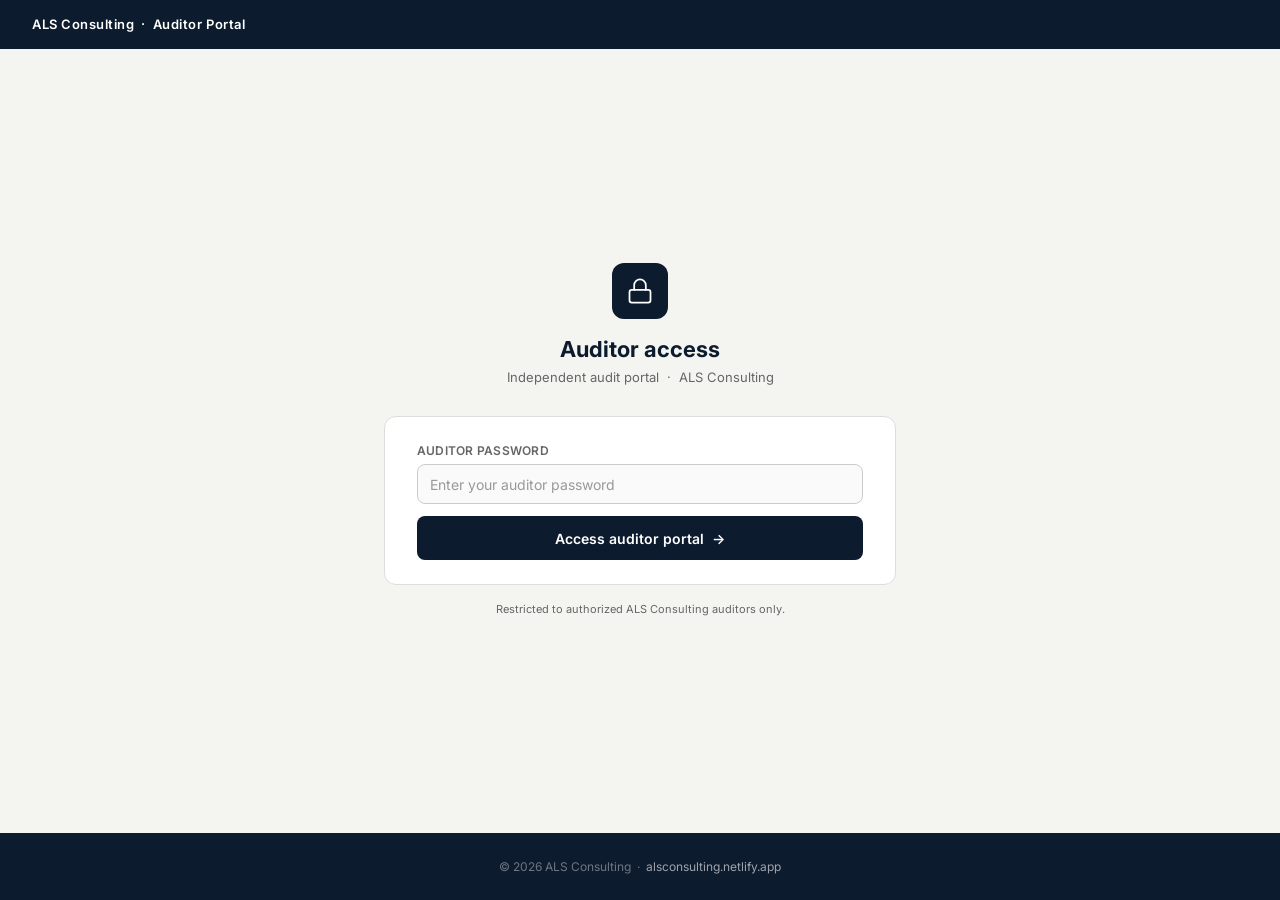
<file: public/auditor/index.html>
<!DOCTYPE html>
<html lang="en">
<head>
  <meta charset="UTF-8">
  <meta name="viewport" content="width=device-width, initial-scale=1.0">
  <title>Auditor Access — ALS Consulting</title>
  <link href="https://fonts.googleapis.com/css2?family=Inter:wght@400;500;600;700;800&display=swap" rel="stylesheet">
  <link rel="stylesheet" href="../assets/styles.css">
</head>
<body class="als-page">

  <nav class="als-nav">
    <a href="https://alsconsulting.netlify.app" class="als-nav__logo">
      ALS Consulting &nbsp;·&nbsp; Auditor Portal
    </a>
  </nav>

  <main class="als-screen" style="display:flex;align-items:center">
    <div class="als-container als-container--narrow">

      <div style="text-align:center;margin-bottom:28px">
        <div style="display:inline-flex;width:56px;height:56px;background:var(--als-navy);
                    border-radius:12px;align-items:center;justify-content:center">
          <svg width="28" height="28" viewBox="0 0 24 24" fill="none"
               stroke="white" stroke-width="1.5" stroke-linecap="round">
            <rect x="3" y="11" width="18" height="11" rx="2" ry="2"/>
            <path d="M7 11V7a5 5 0 0 1 10 0v4"/>
          </svg>
        </div>
        <h1 class="als-screen__title" style="margin-top:16px;margin-bottom:4px">
          Auditor access
        </h1>
        <p class="als-screen__sub" style="margin-bottom:0">
          Independent audit portal &nbsp;·&nbsp; ALS Consulting
        </p>
      </div>

      <div class="als-card">
        <div class="als-form-group">
          <label class="als-label" for="password">Auditor password</label>
          <input class="als-input" type="password" id="password"
                 placeholder="Enter your auditor password"
                 autocomplete="current-password">
        </div>

        <div id="login-error" class="als-alert als-alert--adverse als-hidden"
             style="margin-bottom:12px">
          <div class="als-alert__title">Incorrect password</div>
          Please try again.
        </div>

        <button class="als-btn als-btn--primary" id="login-btn">
          Access auditor portal &nbsp;→
        </button>
      </div>

      <p class="als-text-center als-text-xs als-text-muted als-mt-md">
        Restricted to authorized ALS Consulting auditors only.
      </p>

    </div>
  </main>

  <footer class="als-footer">
    <p class="als-footer__text">
      &copy; 2026 ALS Consulting &nbsp;·&nbsp;
      <a href="https://alsconsulting.netlify.app" class="als-footer__link">alsconsulting.netlify.app</a>
    </p>
  </footer>

<script>
  // If already authenticated go straight to dashboard
  if (sessionStorage.getItem("als_auditor_auth") === "1") {
    window.location.replace("dashboard.html");
  }

  const PARTS = ["ALS", "Audit", "2026"];
  const CORRECT = PARTS.join("");

  document.getElementById("login-btn").addEventListener("click", handleLogin);
  document.getElementById("password").addEventListener("keydown", function(e) {
    if (e.key === "Enter") handleLogin();
  });
  document.getElementById("password").addEventListener("input", function() {
    document.getElementById("login-error").classList.add("als-hidden");
    this.classList.remove("als-input--error");
  });

  async function handleLogin() {
    const password = document.getElementById("password").value;
    const btn = document.getElementById("login-btn");
    if (!password) return;
    btn.textContent = "Verifying...";
    btn.disabled = true;
    if (password === CORRECT) {
      sessionStorage.setItem("als_auditor_auth", "1");
      window.location.replace("dashboard.html");
    } else {
      document.getElementById("login-error").classList.remove("als-hidden");
      document.getElementById("password").classList.add("als-input--error");
      document.getElementById("password").value = "";
      document.getElementById("password").focus();
      btn.textContent = "Access auditor portal →";
      btn.disabled = false;
    }
  }
</script>
</body>
</html>
</file>
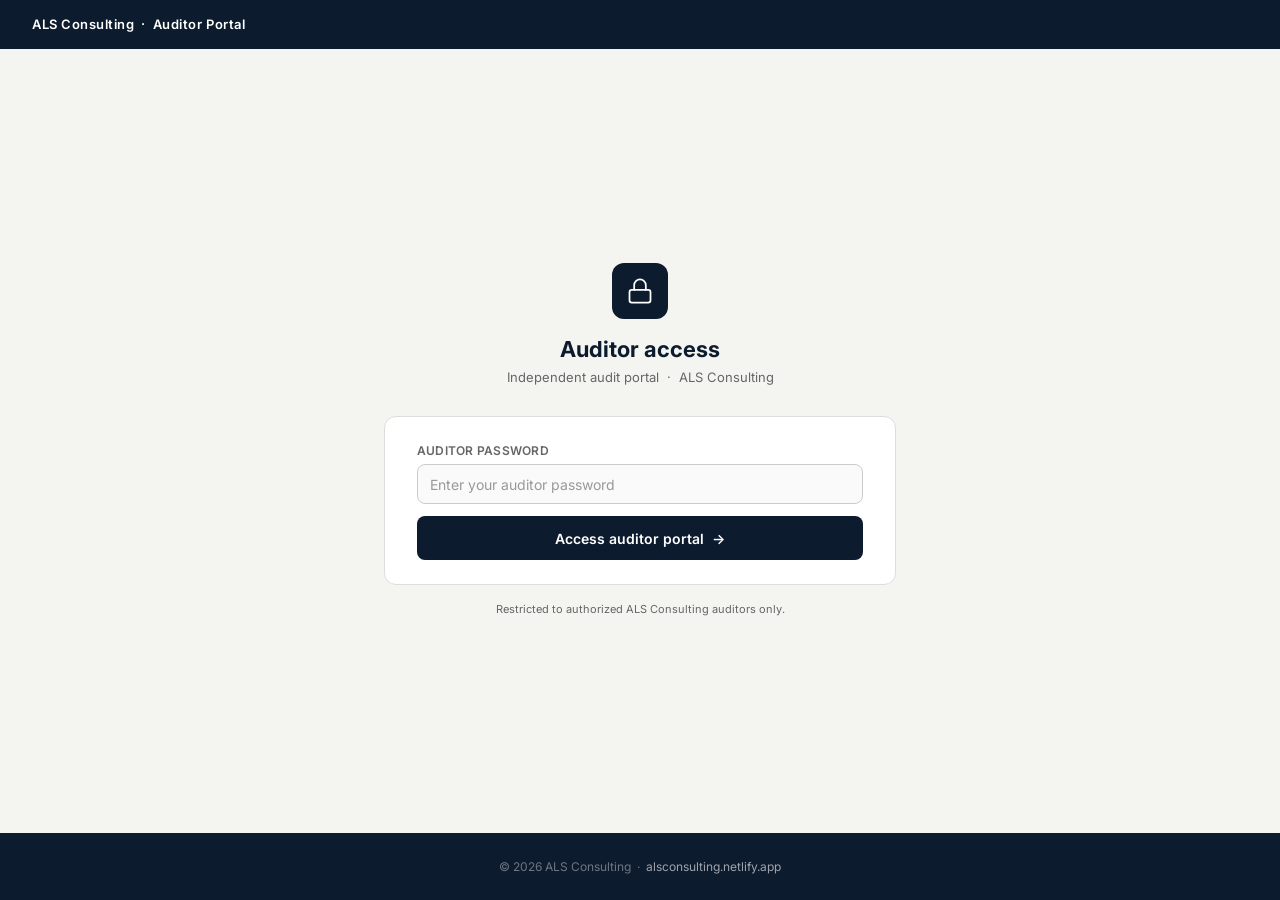
<file: public/auditor/dashboard.html>
<!DOCTYPE html>
<html lang="en">
<head>
  <meta charset="UTF-8">
  <meta name="viewport" content="width=device-width, initial-scale=1.0">
  <title>Auditor Dashboard — ALS Consulting</title>
  <script src="auth-guard.js"></script>
  <link href="https://fonts.googleapis.com/css2?family=Inter:wght@400;500;600;700;800&display=swap" rel="stylesheet">
  <link rel="stylesheet" href="../assets/styles.css">
</head>
<body class="als-page">

  <nav class="als-nav">
    <a href="https://alsconsulting.netlify.app" class="als-nav__logo">
      ALS Consulting &nbsp;·&nbsp; Auditor Portal
    </a>
    <button onclick="alsAuditorLogout()"
            style="background:none;border:0.5px solid rgba(255,255,255,0.3);
                   color:rgba(255,255,255,0.7);padding:6px 14px;border-radius:6px;
                   font-size:12px;cursor:pointer;font-family:inherit">
      Sign out
    </button>
  </nav>

  <main class="als-screen">
    <div class="als-container">

      <div style="margin-bottom:28px">
        <h1 class="als-screen__title">Auditor dashboard</h1>
        <p class="als-screen__sub">
          ALS Consulting &nbsp;·&nbsp; Independent Bias Audit Portal &nbsp;·&nbsp;
          Authorized access only
        </p>
      </div>

      <!-- STATUS BANNER -->
      <div class="als-alert als-alert--monitor" style="margin-bottom:24px">
        <div class="als-alert__title">Auditor tier — under construction</div>
        The full auditor workflow is being built. Screens will appear here as they
        are completed. Proxy discrimination detection, auditor notes, certified
        report export, and client management are all planned for this portal.
      </div>

      <!-- AUDIT WORKFLOW CARDS -->
      <div style="display:grid;grid-template-columns:1fr 1fr;gap:14px;margin-bottom:24px">

        <div class="als-card" style="opacity:0.5;cursor:not-allowed">
          <div style="display:flex;align-items:center;gap:12px;margin-bottom:10px">
            <div style="width:36px;height:36px;background:var(--als-navy);border-radius:8px;
                        display:flex;align-items:center;justify-content:center;flex-shrink:0">
              <svg width="18" height="18" viewBox="0 0 24 24" fill="none"
                   stroke="white" stroke-width="1.5" stroke-linecap="round">
                <path d="M14 2H6a2 2 0 0 0-2 2v16a2 2 0 0 0 2 2h12a2 2 0 0 0 2-2V8z"/>
                <polyline points="14 2 14 8 20 8"/>
              </svg>
            </div>
            <div>
              <div style="font-size:13px;font-weight:700;color:var(--als-text-primary)">
                Client intake
              </div>
              <div class="als-text-xs als-text-muted">Coming soon</div>
            </div>
          </div>
          <div class="als-text-sm als-text-muted">
            Enter client details, scope of audit, AEDT description, and engagement terms.
          </div>
        </div>

        <div class="als-card" style="opacity:0.5;cursor:not-allowed">
          <div style="display:flex;align-items:center;gap:12px;margin-bottom:10px">
            <div style="width:36px;height:36px;background:var(--als-navy);border-radius:8px;
                        display:flex;align-items:center;justify-content:center;flex-shrink:0">
              <svg width="18" height="18" viewBox="0 0 24 24" fill="none"
                   stroke="white" stroke-width="1.5" stroke-linecap="round">
                <polyline points="22 12 18 12 15 21 9 3 6 12 2 12"/>
              </svg>
            </div>
            <div>
              <div style="font-size:13px;font-weight:700;color:var(--als-text-primary)">
                Full data analysis
              </div>
              <div class="als-text-xs als-text-muted">Coming soon</div>
            </div>
          </div>
          <div class="als-text-sm als-text-muted">
            Run complete disparate impact analysis with auditor-tier data access
            and full model input review.
          </div>
        </div>

        <div class="als-card" style="opacity:0.5;cursor:not-allowed">
          <div style="display:flex;align-items:center;gap:12px;margin-bottom:10px">
            <div style="width:36px;height:36px;background:var(--als-adverse);border-radius:8px;
                        display:flex;align-items:center;justify-content:center;flex-shrink:0">
              <svg width="18" height="18" viewBox="0 0 24 24" fill="none"
                   stroke="white" stroke-width="1.5" stroke-linecap="round">
                <circle cx="11" cy="11" r="8"/>
                <line x1="21" y1="21" x2="16.65" y2="16.65"/>
              </svg>
            </div>
            <div>
              <div style="font-size:13px;font-weight:700;color:var(--als-text-primary)">
                Proxy discrimination detection
              </div>
              <div class="als-text-xs als-text-muted" style="color:var(--als-adverse)">
                Auditor tier exclusive
              </div>
            </div>
          </div>
          <div class="als-text-sm als-text-muted">
            Correlation analysis of AEDT input variables against protected class
            membership. Identifies variables functioning as proxies for race, sex,
            or other protected characteristics.
          </div>
        </div>

        <div class="als-card" style="opacity:0.5;cursor:not-allowed">
          <div style="display:flex;align-items:center;gap:12px;margin-bottom:10px">
            <div style="width:36px;height:36px;background:var(--als-navy);border-radius:8px;
                        display:flex;align-items:center;justify-content:center;flex-shrink:0">
              <svg width="18" height="18" viewBox="0 0 24 24" fill="none"
                   stroke="white" stroke-width="1.5" stroke-linecap="round">
                <path d="M12 20h9"/>
                <path d="M16.5 3.5a2.121 2.121 0 0 1 3 3L7 19l-4 1 1-4L16.5 3.5z"/>
              </svg>
            </div>
            <div>
              <div style="font-size:13px;font-weight:700;color:var(--als-text-primary)">
                Auditor findings and notes
              </div>
              <div class="als-text-xs als-text-muted">Coming soon</div>
            </div>
          </div>
          <div class="als-text-sm als-text-muted">
            Document findings, professional judgments, remediation recommendations,
            and auditor certifications for each engagement.
          </div>
        </div>

        <div class="als-card" style="opacity:0.5;cursor:not-allowed">
          <div style="display:flex;align-items:center;gap:12px;margin-bottom:10px">
            <div style="width:36px;height:36px;background:var(--als-compliant);border-radius:8px;
                        display:flex;align-items:center;justify-content:center;flex-shrink:0">
              <svg width="18" height="18" viewBox="0 0 24 24" fill="none"
                   stroke="white" stroke-width="1.5" stroke-linecap="round">
                <path d="M14 2H6a2 2 0 0 0-2 2v16a2 2 0 0 0 2 2h12a2 2 0 0 0 2-2V8z"/>
                <polyline points="14 2 14 8 20 8"/>
                <polyline points="9 15 12 18 15 15"/>
                <line x1="12" y1="12" x2="12" y2="18"/>
              </svg>
            </div>
            <div>
              <div style="font-size:13px;font-weight:700;color:var(--als-text-primary)">
                Certified report export
              </div>
              <div class="als-text-xs als-text-muted">Coming soon</div>
            </div>
          </div>
          <div class="als-text-sm als-text-muted">
            Generate ALS Consulting branded, auditor-signed PDF report suitable
            for regulatory filing and public posting per NYC LL144 requirements.
          </div>
        </div>

        <div class="als-card" style="opacity:0.5;cursor:not-allowed">
          <div style="display:flex;align-items:center;gap:12px;margin-bottom:10px">
            <div style="width:36px;height:36px;background:var(--als-navy);border-radius:8px;
                        display:flex;align-items:center;justify-content:center;flex-shrink:0">
              <svg width="18" height="18" viewBox="0 0 24 24" fill="none"
                   stroke="white" stroke-width="1.5" stroke-linecap="round">
                <path d="M17 21v-2a4 4 0 0 0-4-4H5a4 4 0 0 0-4 4v2"/>
                <circle cx="9" cy="7" r="4"/>
                <path d="M23 21v-2a4 4 0 0 0-3-3.87"/>
                <path d="M16 3.13a4 4 0 0 1 0 7.75"/>
              </svg>
            </div>
            <div>
              <div style="font-size:13px;font-weight:700;color:var(--als-text-primary)">
                Client management
              </div>
              <div class="als-text-xs als-text-muted">Coming soon</div>
            </div>
          </div>
          <div class="als-text-sm als-text-muted">
            Track active engagements, audit history, annual renewal dates,
            and client communication log.
          </div>
        </div>

      </div>

      <!-- REFERENCE LINKS -->
      <div class="als-card">
        <p style="font-size:13px;font-weight:700;color:var(--als-text-primary);
                  margin-bottom:14px">Quick reference</p>
        <div style="display:flex;flex-direction:column;gap:8px">
          <a href="https://alsconsulting.netlify.app" target="_blank"
             class="als-jur-flag-row" style="text-decoration:none">
            <span class="als-jur-flag-row__name">ALS Consulting main site</span>
            <span class="als-badge als-badge--active">Live</span>
          </a>
          <a href="../screens/screen-1.html" target="_blank"
             class="als-jur-flag-row" style="text-decoration:none">
            <span class="als-jur-flag-row__name">Client self-assessment tool</span>
            <span class="als-badge als-badge--active">Live</span>
          </a>
          <a href="https://calendly.com/astargill-ih3e/30min" target="_blank"
             class="als-jur-flag-row" style="text-decoration:none">
            <span class="als-jur-flag-row__name">Calendly booking link</span>
            <span class="als-badge als-badge--active">Live</span>
          </a>
          <div class="als-jur-flag-row">
            <span class="als-jur-flag-row__name">Colorado SB205 enforcement date</span>
            <span class="als-badge als-badge--monitor" id="co-days">June 30, 2026</span>
          </div>
        </div>
      </div>

    </div>
  </main>

  <footer class="als-footer">
    <p class="als-footer__text">&copy; 2026 ALS Consulting &nbsp;·&nbsp; Auditor Portal</p>
  </footer>

<script>
  // Colorado countdown
  const effective = new Date("2026-06-30");
  const today = new Date();
  const days = Math.ceil((effective - today) / (1000 * 60 * 60 * 24));
  if (days > 0) {
    document.getElementById("co-days").textContent = `${days} days remaining`;
  } else {
    document.getElementById("co-days").textContent = "Now enforced";
    document.getElementById("co-days").className = "als-badge als-badge--adverse";
  }
</script>

</body>
</html>
</file>
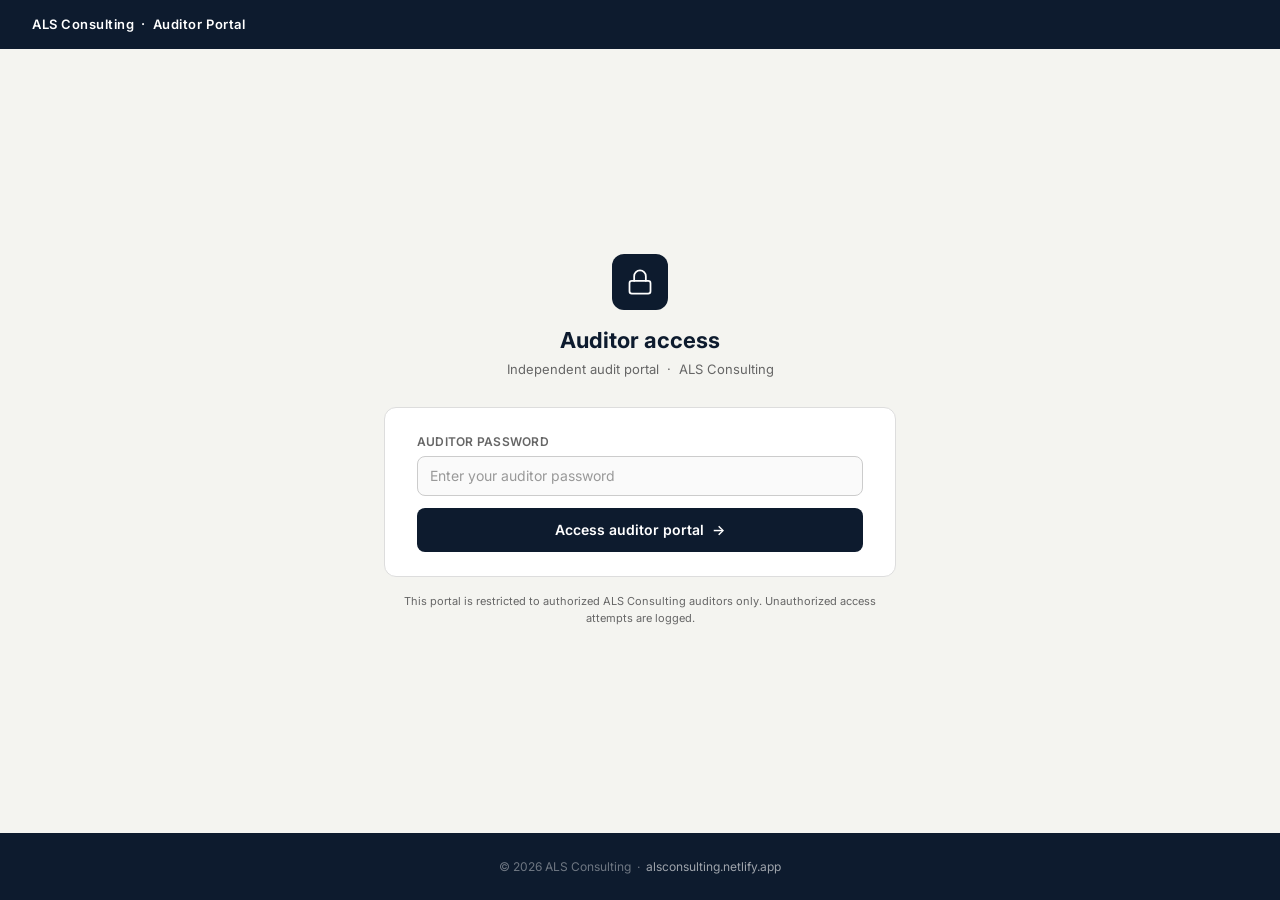
<file: public/auditor/login.html>
<!DOCTYPE html>
<html lang="en">
<head>
  <meta charset="UTF-8">
  <meta name="viewport" content="width=device-width, initial-scale=1.0">
  <title>Auditor Access — ALS Consulting</title>
  <link href="https://fonts.googleapis.com/css2?family=Inter:wght@400;500;600;700;800&display=swap" rel="stylesheet">
  <link rel="stylesheet" href="../assets/styles.css">
</head>
<body class="als-page">

  <nav class="als-nav">
    <a href="https://alsconsulting.netlify.app" class="als-nav__logo">
      ALS Consulting &nbsp;·&nbsp; Auditor Portal
    </a>
  </nav>

  <main class="als-screen" style="display:flex;align-items:center">
    <div class="als-container als-container--narrow">

      <!-- ICON -->
      <div style="text-align:center;margin-bottom:28px">
        <div style="display:inline-flex;width:56px;height:56px;background:var(--als-navy);
                    border-radius:12px;align-items:center;justify-content:center">
          <svg width="28" height="28" viewBox="0 0 24 24" fill="none"
               stroke="white" stroke-width="1.5" stroke-linecap="round">
            <rect x="3" y="11" width="18" height="11" rx="2" ry="2"/>
            <path d="M7 11V7a5 5 0 0 1 10 0v4"/>
          </svg>
        </div>
        <h1 class="als-screen__title" style="margin-top:16px;margin-bottom:4px">
          Auditor access
        </h1>
        <p class="als-screen__sub" style="margin-bottom:0">
          Independent audit portal &nbsp;·&nbsp; ALS Consulting
        </p>
      </div>

      <!-- LOGIN FORM -->
      <div class="als-card">
        <div class="als-form-group">
          <label class="als-label" for="password">Auditor password</label>
          <input class="als-input" type="password" id="password"
                 placeholder="Enter your auditor password"
                 autocomplete="current-password"
                 onkeydown="if(event.key==='Enter') handleLogin()">
        </div>

        <!-- ERROR MESSAGE -->
        <div id="error-msg" class="als-alert als-alert--adverse als-hidden"
             style="margin-bottom:12px">
          <div class="als-alert__title">Incorrect password</div>
          Please try again or contact support.
        </div>

        <button class="als-btn als-btn--primary" id="login-btn"
                onclick="handleLogin()">
          Access auditor portal &nbsp;→
        </button>
      </div>

      <p class="als-text-center als-text-xs als-text-muted als-mt-md">
        This portal is restricted to authorized ALS Consulting auditors only.
        Unauthorized access attempts are logged.
      </p>

    </div>
  </main>

  <footer class="als-footer">
    <p class="als-footer__text">
      &copy; 2026 ALS Consulting &nbsp;·&nbsp;
      <a href="https://alsconsulting.netlify.app" class="als-footer__link">alsconsulting.netlify.app</a>
    </p>
  </footer>

<script>
  // If already authenticated redirect straight to dashboard
  if (sessionStorage.getItem("als_auditor_auth") === "1") {
    window.location.href = "dashboard.html";
  }

  // SHA-256 of "ALS@udit2026!"
  const AUDITOR_HASH = "2de21976fb39d67a6de998e26f9afc5d1f54c7199e1c300ee4ba39332b68166f";

  async function hashPassword(pw) {
    const buf = await crypto.subtle.digest("SHA-256", new TextEncoder().encode(pw));
    return [...new Uint8Array(buf)].map(x => x.toString(16).padStart(2, "0")).join("");
  }

  async function handleLogin() {
    const password = document.getElementById("password").value.trim();
    const btn      = document.getElementById("login-btn");
    const errorMsg = document.getElementById("error-msg");

    if (!password) {
      errorMsg.classList.remove("als-hidden");
      document.querySelector(".als-alert__title").textContent = "Password required";
      return;
    }

    btn.textContent   = "Verifying...";
    btn.disabled      = true;
    btn.style.opacity = "0.7";
    errorMsg.classList.add("als-hidden");

    const hash = await hashPassword(password);

    if (hash === AUDITOR_HASH) {
      sessionStorage.setItem("als_auditor_auth", "1");
      window.location.href = "dashboard.html";
    } else {
      errorMsg.classList.remove("als-hidden");
      document.querySelector(".als-alert__title").textContent = "Incorrect password";
      btn.textContent   = "Access auditor portal →";
      btn.disabled      = false;
      btn.style.opacity = "1";
      document.getElementById("password").value = "";
      document.getElementById("password").focus();
    }
  }
</script>
</body>
</html>
</file>
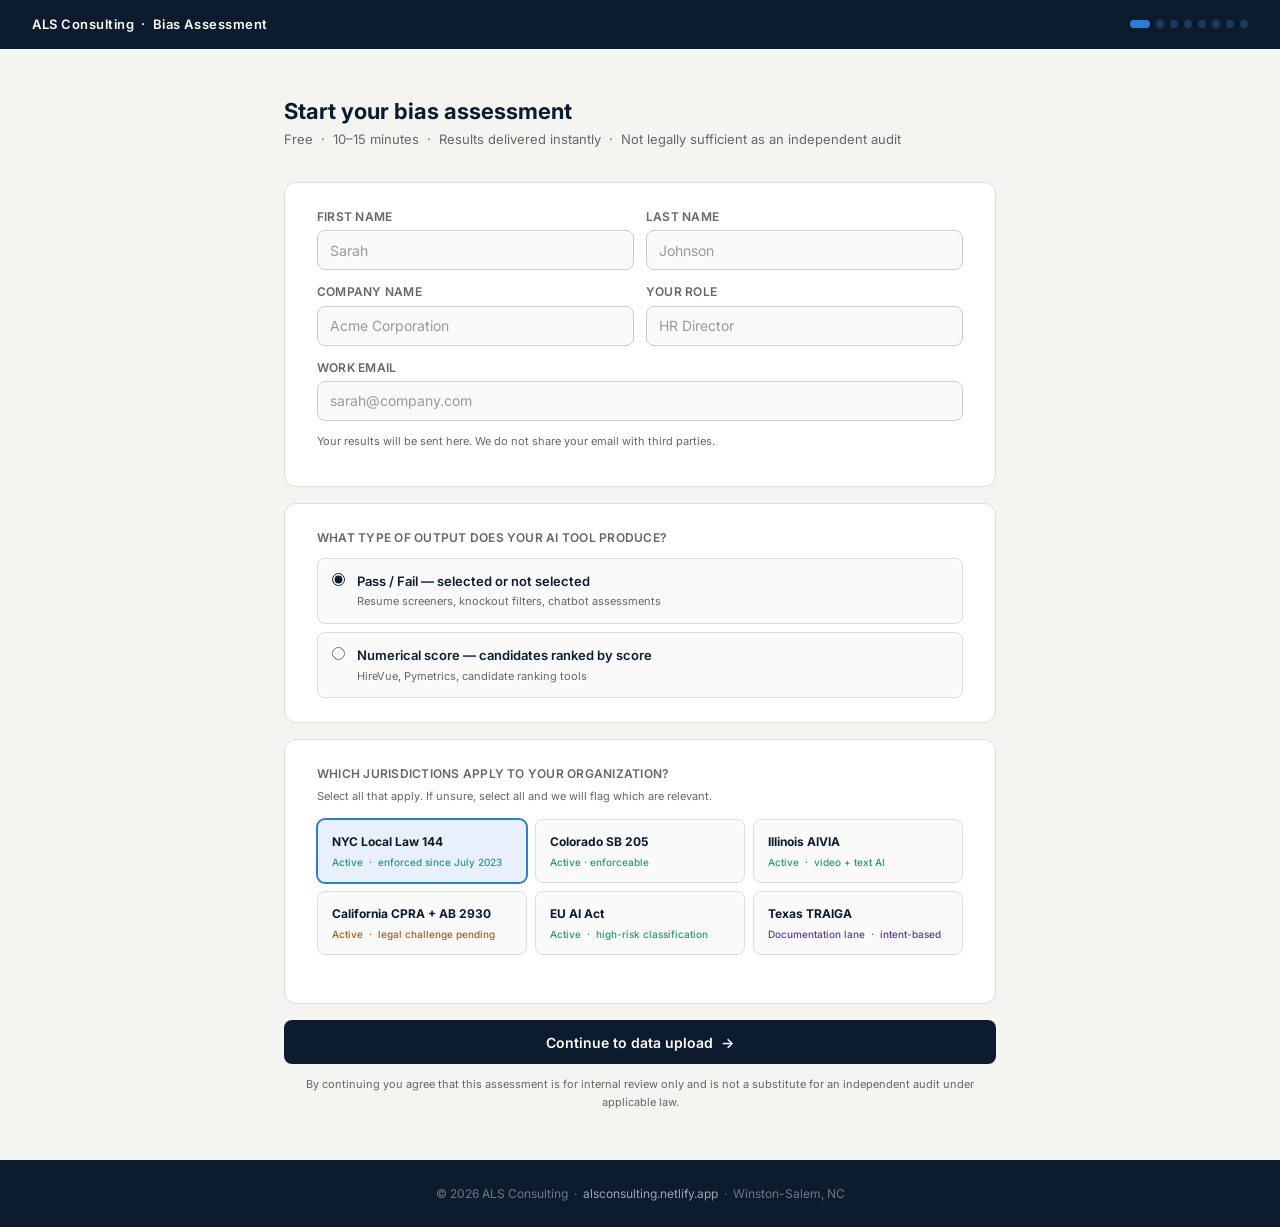
<file: public/screens/screen-1.html>
<!DOCTYPE html>
<html lang="en">
<head>
  <meta charset="UTF-8">
  <meta name="viewport" content="width=device-width, initial-scale=1.0">
  <title>Bias Assessment — ALS Consulting</title>
  <link rel="preconnect" href="https://fonts.googleapis.com">
  <link href="https://fonts.googleapis.com/css2?family=Inter:wght@400;500;600;700;800&display=swap" rel="stylesheet">
  <link rel="stylesheet" href="../assets/styles.css">
</head>
<body class="als-page">

  <!-- NAV -->
  <nav class="als-nav">
    <a href="https://alsconsulting.netlify.app" class="als-nav__logo">
      ALS Consulting &nbsp;·&nbsp; Bias Assessment
    </a>
    <div class="als-steps">
      <div class="als-step als-step--active"></div>
      <div class="als-step"></div>
      <div class="als-step"></div>
      <div class="als-step"></div>
      <div class="als-step"></div>
      <div class="als-step"></div>
      <div class="als-step"></div>
      <div class="als-step"></div>
    </div>
  </nav>

  <!-- SCREEN BODY -->
  <main class="als-screen">
    <div class="als-container">

      <h1 class="als-screen__title">Start your bias assessment</h1>
      <p class="als-screen__sub">
        Free &nbsp;·&nbsp; 10–15 minutes &nbsp;·&nbsp; Results delivered instantly &nbsp;·&nbsp;
        Not legally sufficient as an independent audit
      </p>

      <form id="als-form-1" novalidate>

        <!-- CONTACT INFO -->
        <div class="als-card">
          <div class="als-form-row">
            <div class="als-form-group">
              <label class="als-label" for="first-name">First name</label>
              <input class="als-input" type="text" id="first-name" name="first_name"
                     placeholder="Sarah" required autocomplete="given-name">
            </div>
            <div class="als-form-group">
              <label class="als-label" for="last-name">Last name</label>
              <input class="als-input" type="text" id="last-name" name="last_name"
                     placeholder="Johnson" required autocomplete="family-name">
            </div>
          </div>
          <div class="als-form-row">
            <div class="als-form-group">
              <label class="als-label" for="company">Company name</label>
              <input class="als-input" type="text" id="company" name="company"
                     placeholder="Acme Corporation" required autocomplete="organization">
            </div>
            <div class="als-form-group">
              <label class="als-label" for="role">Your role</label>
              <input class="als-input" type="text" id="role" name="role"
                     placeholder="HR Director" required>
            </div>
          </div>
          <div class="als-form-group">
            <label class="als-label" for="email">Work email</label>
            <input class="als-input" type="email" id="email" name="email"
                   placeholder="sarah@company.com" required autocomplete="email">
            <span class="als-text-xs als-text-muted als-mt-sm" style="display:block">
              Your results will be sent here. We do not share your email with third parties.
            </span>
          </div>
        </div>

        <!-- AEDT OUTPUT TYPE -->
        <div class="als-card">
          <label class="als-label" style="display:block;margin-bottom:10px">
            What type of output does your AI tool produce?
          </label>
          <div style="display:flex;flex-direction:column;gap:8px">
            <label style="display:flex;align-items:flex-start;gap:12px;cursor:pointer;
                          padding:12px 14px;border:0.5px solid var(--als-border);
                          border-radius:8px;background:var(--als-surface)" id="type-passfail-label">
              <input type="radio" name="output_type" value="pass_fail" id="type-passfail"
                     style="margin-top:2px;accent-color:var(--als-navy)" checked>
              <div>
                <div style="font-size:13px;font-weight:600;color:var(--als-text-primary)">
                  Pass / Fail — selected or not selected
                </div>
                <div class="als-text-xs als-text-muted" style="margin-top:2px">
                  Resume screeners, knockout filters, chatbot assessments
                </div>
              </div>
            </label>
            <label style="display:flex;align-items:flex-start;gap:12px;cursor:pointer;
                          padding:12px 14px;border:0.5px solid var(--als-border);
                          border-radius:8px;background:var(--als-surface)" id="type-scored-label">
              <input type="radio" name="output_type" value="scored" id="type-scored"
                     style="margin-top:2px;accent-color:var(--als-navy)">
              <div>
                <div style="font-size:13px;font-weight:600;color:var(--als-text-primary)">
                  Numerical score — candidates ranked by score
                </div>
                <div class="als-text-xs als-text-muted" style="margin-top:2px">
                  HireVue, Pymetrics, candidate ranking tools
                </div>
              </div>
            </label>
          </div>
        </div>

        <!-- JURISDICTION SELECTION -->
        <div class="als-card">
          <label class="als-label" style="display:block;margin-bottom:4px">
            Which jurisdictions apply to your organization?
          </label>
          <p class="als-text-xs als-text-muted" style="margin-bottom:14px">
            Select all that apply. If unsure, select all and we will flag which are relevant.
          </p>

          <div class="als-jur-grid" id="jur-grid">

            <div class="als-jur-card selected" data-jur="nyc_ll144" onclick="toggleJur(this)">
              <div class="als-jur-card__name">NYC Local Law 144</div>
              <div class="als-jur-card__status">Active &nbsp;·&nbsp; enforced since July 2023</div>
            </div>

            <div class="als-jur-card" data-jur="colorado_sb205" onclick="toggleJur(this)">
              <div class="als-jur-card__name">Colorado SB 205</div>
              <div class="als-jur-card__status als-jur-card__status--pending"
                   id="co-countdown">Effective June 30, 2026</div>
            </div>

            <div class="als-jur-card" data-jur="illinois_aivia" onclick="toggleJur(this)">
              <div class="als-jur-card__name">Illinois AIVIA</div>
              <div class="als-jur-card__status">Active &nbsp;·&nbsp; video + text AI</div>
            </div>

            <div class="als-jur-card" data-jur="california_ab2930" onclick="toggleJur(this)">
              <div class="als-jur-card__name">California CPRA + AB 2930</div>
              <div class="als-jur-card__status als-jur-card__status--pending">
                Active &nbsp;·&nbsp; legal challenge pending
              </div>
            </div>

            <div class="als-jur-card" data-jur="eu_ai_act" onclick="toggleJur(this)">
              <div class="als-jur-card__name">EU AI Act</div>
              <div class="als-jur-card__status">Active &nbsp;·&nbsp; high-risk classification</div>
            </div>

            <div class="als-jur-card" data-jur="texas_traiga" onclick="toggleJur(this)">
              <div class="als-jur-card__name">Texas TRAIGA</div>
              <div class="als-jur-card__status als-jur-card__status--doc">
                Documentation lane &nbsp;·&nbsp; intent-based
              </div>
            </div>

          </div>

          <div id="jur-error" class="als-alert als-alert--adverse als-hidden">
            Please select at least one jurisdiction to continue.
          </div>
        </div>

        <!-- SUBMIT -->
        <div id="form-error" class="als-alert als-alert--adverse als-hidden">
          <div class="als-alert__title">Please complete all required fields</div>
          <span id="form-error-detail"></span>
        </div>

        <button type="submit" class="als-btn als-btn--primary" id="btn-continue">
          Continue to data upload &nbsp;→
        </button>

        <p class="als-text-center als-text-xs als-text-muted als-mt-md">
          By continuing you agree that this assessment is for internal review only
          and is not a substitute for an independent audit under applicable law.
        </p>

      </form>
    </div>
  </main>

  <footer class="als-footer">
    <p class="als-footer__text">
      &copy; 2026 ALS Consulting &nbsp;·&nbsp;
      <a href="https://alsconsulting.netlify.app" class="als-footer__link">alsconsulting.netlify.app</a>
      &nbsp;·&nbsp; Winston-Salem, NC
    </p>
  </footer>

<script>
  // ── JURISDICTION TOGGLE ──────────────────────────────────────
  function toggleJur(card) {
    card.classList.toggle("selected");
  }

  // ── COLORADO COUNTDOWN ──────────────────────────────────────
  function updateColoradoCountdown() {
    const effective = new Date("2026-06-30");
    const today = new Date();
    const days = Math.ceil((effective - today) / (1000 * 60 * 60 * 24));
    const el = document.getElementById("co-countdown");
    if (days > 0) {
      el.textContent = `Effective June 30, 2026 — ${days} days remaining`;
    } else {
      el.textContent = "Active · enforceable";
      el.classList.remove("als-jur-card__status--pending");
    }
  }
  updateColoradoCountdown();

  // ── FORM SUBMIT ──────────────────────────────────────────────
  document.getElementById("als-form-1").addEventListener("submit", function(e) {
    e.preventDefault();

    const firstName   = document.getElementById("first-name").value.trim();
    const lastName    = document.getElementById("last-name").value.trim();
    const company     = document.getElementById("company").value.trim();
    const role        = document.getElementById("role").value.trim();
    const email       = document.getElementById("email").value.trim();
    const outputType  = document.querySelector('input[name="output_type"]:checked').value;

    const selectedJurs = [...document.querySelectorAll(".als-jur-card.selected")]
      .map(c => c.dataset.jur);

    // Validate
    const errors = [];
    if (!firstName) errors.push("First name is required.");
    if (!lastName)  errors.push("Last name is required.");
    if (!company)   errors.push("Company name is required.");
    if (!role)      errors.push("Your role is required.");
    if (!email || !/^[^\s@]+@[^\s@]+\.[^\s@]+$/.test(email))
      errors.push("A valid work email is required.");
    if (selectedJurs.length === 0) {
      errors.push("Select at least one jurisdiction.");
      document.getElementById("jur-error").classList.remove("als-hidden");
    } else {
      document.getElementById("jur-error").classList.add("als-hidden");
    }

    if (errors.length > 0) {
      const errEl = document.getElementById("form-error");
      document.getElementById("form-error-detail").textContent = errors[0];
      errEl.classList.remove("als-hidden");
      errEl.scrollIntoView({ behavior: "smooth", block: "center" });
      return;
    }

    document.getElementById("form-error").classList.add("als-hidden");

    // Save to sessionStorage and proceed
    sessionStorage.setItem("als_client", JSON.stringify({
      firstName, lastName, company, role, email,
      outputType, selectedJurisdictions: selectedJurs,
      startedAt: new Date().toISOString(),
    }));

    window.location.href = "screen-2.html";
  });
</script>
</body>
</html>
</file>
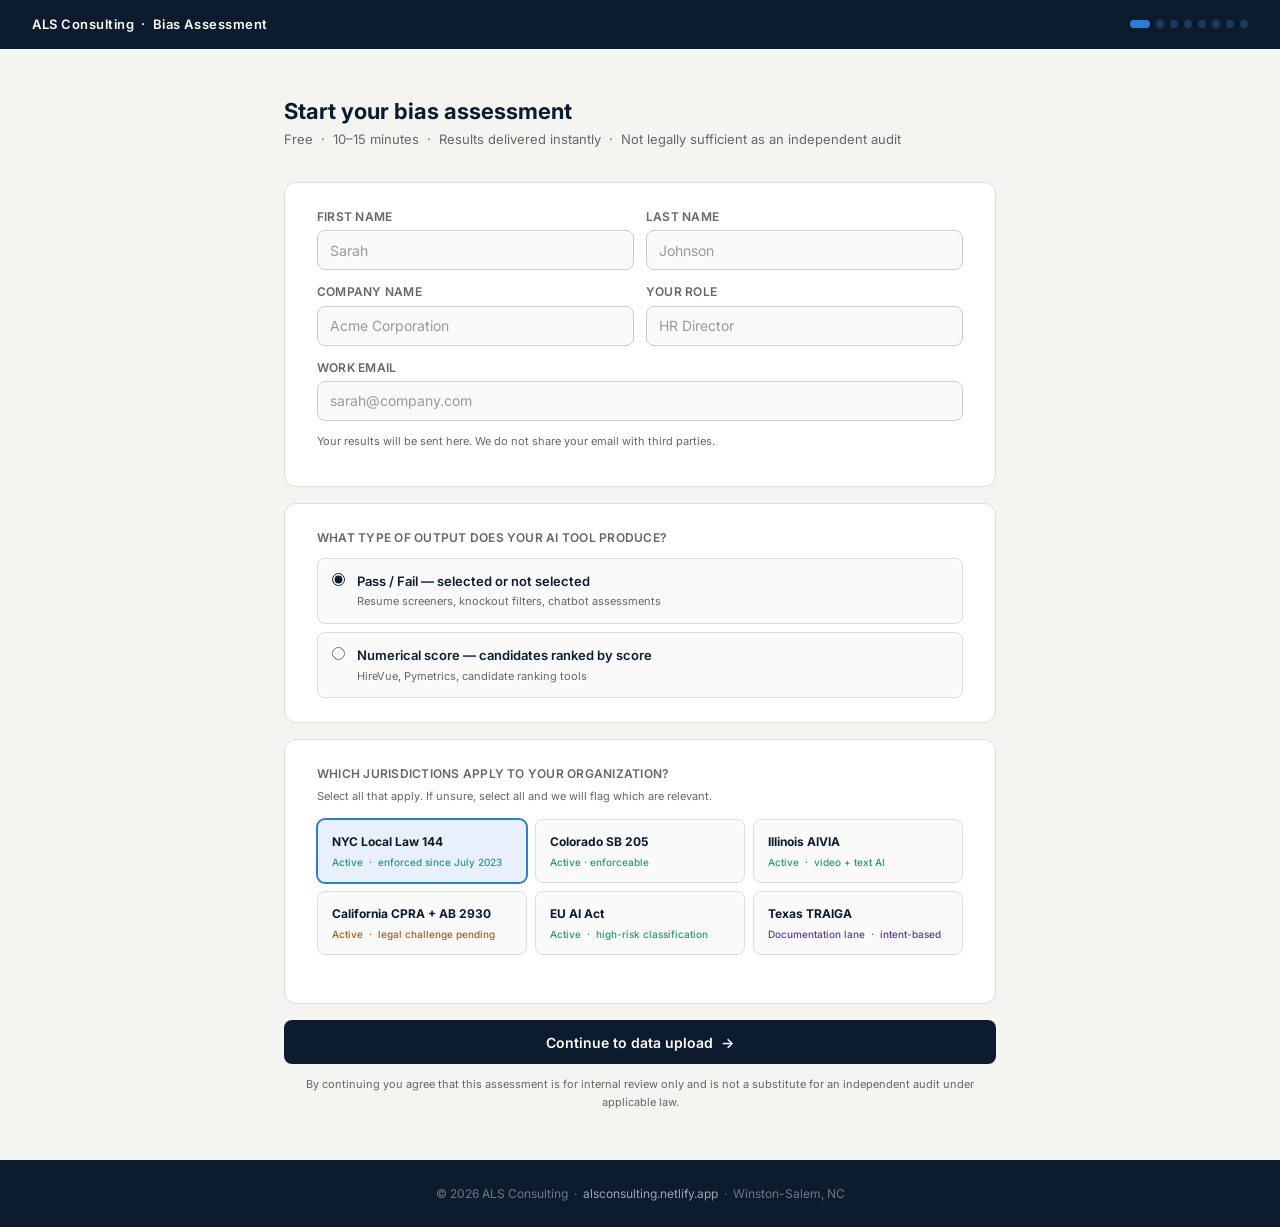
<file: public/screens/screen-3.html>
<!DOCTYPE html>
<html lang="en">
<head>
  <meta charset="UTF-8">
  <meta name="viewport" content="width=device-width, initial-scale=1.0">
  <title>Validate Data — ALS Consulting Bias Assessment</title>
  <link href="https://fonts.googleapis.com/css2?family=Inter:wght@400;500;600;700;800&display=swap" rel="stylesheet">
  <link rel="stylesheet" href="../assets/styles.css">
</head>
<body class="als-page">

  <nav class="als-nav">
    <a href="https://alsconsulting.netlify.app" class="als-nav__logo">
      ALS Consulting &nbsp;·&nbsp; Bias Assessment
    </a>
    <div class="als-steps">
      <div class="als-step als-step--done"></div>
      <div class="als-step als-step--done"></div>
      <div class="als-step als-step--active"></div>
      <div class="als-step"></div>
      <div class="als-step"></div>
      <div class="als-step"></div>
      <div class="als-step"></div>
      <div class="als-step"></div>
    </div>
  </nav>

  <main class="als-screen">
    <div class="als-container">

      <h1 class="als-screen__title">Validating your data</h1>
      <p class="als-screen__sub">
        We are checking your dataset before running the analysis.
        All checks must pass before we can calculate your risk score.
      </p>

      <!-- STATS -->
      <div class="als-stats-grid" id="stats-grid" style="margin-bottom:20px">
        <div class="als-stat">
          <div class="als-stat__label">Total applicants</div>
          <div class="als-stat__value" id="stat-total">—</div>
        </div>
        <div class="als-stat">
          <div class="als-stat__label">Race groups found</div>
          <div class="als-stat__value" id="stat-race">—</div>
        </div>
        <div class="als-stat">
          <div class="als-stat__label">Sex groups found</div>
          <div class="als-stat__value" id="stat-sex">—</div>
        </div>
      </div>

      <!-- VALIDATION CHECKS -->
      <div class="als-validation-list" id="validation-list">
        <div class="als-validation-item">
          <div class="als-validation-item__dot" style="background:var(--als-border)"></div>
          <span>Running checks...</span>
        </div>
      </div>

      <!-- EXCLUSIONS NOTE -->
      <div id="exclusions-block" class="als-hidden">
        <div class="als-alert als-alert--monitor">
          <div class="als-alert__title">Some groups will be excluded from calculations</div>
          <div id="exclusions-list"></div>
          <div style="margin-top:6px;font-size:11px">
            Per NYC Local Law 144, groups representing less than 2% of the dataset
            are excluded from calculations. This is a legal protection, not an error.
            Excluded groups are logged in your results.
          </div>
        </div>
      </div>

      <!-- WARNINGS -->
      <div id="warnings-block" class="als-hidden">
        <div class="als-alert als-alert--monitor" style="margin-top:8px">
          <div class="als-alert__title">Data warnings</div>
          <div id="warnings-list"></div>
        </div>
      </div>

      <!-- HARD ERRORS -->
      <div id="errors-block" class="als-hidden">
        <div class="als-alert als-alert--adverse" style="margin-top:8px">
          <div class="als-alert__title">Validation failed — cannot proceed</div>
          <div id="errors-list"></div>
        </div>
        <button class="als-btn als-btn--secondary" style="margin-top:12px;width:auto;padding:0 20px"
                onclick="window.location.href='screen-2.html'">
          ← Go back and fix data
        </button>
      </div>

      <!-- CONTINUE -->
      <div style="margin-top:20px">
        <button class="als-btn als-btn--primary" id="btn-run"
                onclick="runAnalysis()" disabled style="opacity:0.5;cursor:not-allowed">
          Run bias analysis &nbsp;→
        </button>
      </div>

    </div>
  </main>

  <footer class="als-footer">
    <p class="als-footer__text">&copy; 2026 ALS Consulting</p>
  </footer>

<script>
  const client = JSON.parse(sessionStorage.getItem("als_client") || "{}");
  const data   = JSON.parse(sessionStorage.getItem("als_data") || "{}");

  if (!client.selectedJurisdictions || !data.applicants) {
    window.location.href = "screen-1.html";
  }

  const applicants = data.applicants || [];
  const EXCLUSION_THRESHOLD = 0.02;

  function runValidation() {
    const checks = [];
    const errors = [];
    const warnings = [];

    // Check 1: Minimum sample size
    const minSample = 30;
    if (applicants.length >= minSample) {
      checks.push({ status: "ok", text: `Sample size: ${applicants.length} applicants (minimum ${minSample} recommended)` });
    } else if (applicants.length >= 10) {
      checks.push({ status: "warn", text: `Sample size: ${applicants.length} applicants — below ${minSample} recommended. Results may have limited statistical confidence.` });
      warnings.push(`Small dataset (${applicants.length} rows). Consider expanding the audit period.`);
    } else {
      checks.push({ status: "error", text: `Sample size: ${applicants.length} applicants — too small for meaningful analysis. Minimum 10 required.` });
      errors.push("Dataset is too small for analysis. Upload at least 10 applicant records.");
    }

    // Check 2: Race/ethnicity completeness
    const missingRace = applicants.filter(a => !a.race_ethnicity).length;
    const racePct = ((applicants.length - missingRace) / applicants.length * 100).toFixed(0);
    if (missingRace === 0) {
      checks.push({ status: "ok", text: `Race/ethnicity: 100% complete (${applicants.length} records)` });
    } else if (missingRace / applicants.length < 0.1) {
      checks.push({ status: "warn", text: `Race/ethnicity: ${racePct}% complete — ${missingRace} records missing` });
      warnings.push(`${missingRace} records are missing race/ethnicity data and will be excluded from calculations.`);
    } else {
      checks.push({ status: "error", text: `Race/ethnicity: ${racePct}% complete — too many missing values` });
      errors.push("More than 10% of records are missing race/ethnicity data. Results would not be reliable.");
    }

    // Check 3: Sex/gender completeness
    const missingSex = applicants.filter(a => !a.sex_gender).length;
    const sexPct = ((applicants.length - missingSex) / applicants.length * 100).toFixed(0);
    if (missingSex === 0) {
      checks.push({ status: "ok", text: `Sex/gender: 100% complete (${applicants.length} records)` });
    } else if (missingSex / applicants.length < 0.1) {
      checks.push({ status: "warn", text: `Sex/gender: ${sexPct}% complete — ${missingSex} records missing` });
      warnings.push(`${missingSex} records are missing sex/gender data and will be excluded from sex calculations.`);
    } else {
      checks.push({ status: "error", text: `Sex/gender: ${sexPct}% complete — too many missing values` });
      errors.push("More than 10% of records are missing sex/gender data.");
    }

    // Check 4: Outcome field
    const validOutcomes = applicants.filter(a => a.outcome === "selected" || a.outcome === "not_selected").length;
    if (validOutcomes === applicants.length) {
      checks.push({ status: "ok", text: `Outcome field: all ${applicants.length} records have valid values` });
    } else {
      const invalid = applicants.length - validOutcomes;
      checks.push({ status: "warn", text: `Outcome field: ${invalid} records have unrecognized values — mapped to "not selected"` });
      warnings.push(`${invalid} outcome values were not recognized and defaulted to "not selected".`);
    }

    // Check 5: Group size / exclusions
    const raceGroups = {};
    applicants.forEach(a => {
      if (a.race_ethnicity) {
        raceGroups[a.race_ethnicity] = (raceGroups[a.race_ethnicity] || 0) + 1;
      }
    });

    const excluded = Object.entries(raceGroups)
      .filter(([, count]) => count / applicants.length < EXCLUSION_THRESHOLD);

    const qualifying = Object.entries(raceGroups)
      .filter(([, count]) => count / applicants.length >= EXCLUSION_THRESHOLD);

    if (qualifying.length < 2) {
      checks.push({ status: "error", text: `Race groups: fewer than 2 groups have enough data for comparison` });
      errors.push("At least 2 race/ethnicity groups must have sufficient representation (2%+) to calculate impact ratios.");
    } else {
      checks.push({ status: "ok", text: `Race groups: ${qualifying.length} groups qualify for analysis (${excluded.length} excluded — below 2% threshold)` });
    }

    // Update UI
    updateStats(raceGroups);
    renderChecks(checks);
    if (excluded.length > 0) renderExclusions(excluded, applicants.length);
    if (warnings.length > 0) renderWarnings(warnings);
    if (errors.length > 0) {
      renderErrors(errors);
    } else {
      const btn = document.getElementById("btn-run");
      btn.disabled = false;
      btn.style.opacity = "1";
      btn.style.cursor = "pointer";
    }
  }

  function updateStats(raceGroups) {
    document.getElementById("stat-total").textContent = applicants.length;
    document.getElementById("stat-race").textContent = Object.keys(raceGroups).length;
    const sexGroups = new Set(applicants.map(a => a.sex_gender).filter(Boolean));
    document.getElementById("stat-sex").textContent = sexGroups.size;
  }

  function renderChecks(checks) {
    const list = document.getElementById("validation-list");
    list.innerHTML = checks.map(c => `
      <div class="als-validation-item als-validation-item--${c.status}">
        <div class="als-validation-item__dot"></div>
        <span style="font-size:13px">${c.text}</span>
      </div>
    `).join("");
  }

  function renderExclusions(excluded, total) {
    document.getElementById("exclusions-block").classList.remove("als-hidden");
    document.getElementById("exclusions-list").innerHTML = excluded
      .map(([name, count]) =>
        `<div style="margin-top:3px">· ${name}: ${count} applicants (${(count/total*100).toFixed(1)}% of dataset)</div>`
      ).join("");
  }

  function renderWarnings(warnings) {
    document.getElementById("warnings-block").classList.remove("als-hidden");
    document.getElementById("warnings-list").innerHTML = warnings
      .map(w => `<div style="margin-top:3px">· ${w}</div>`).join("");
  }

  function renderErrors(errors) {
    document.getElementById("errors-block").classList.remove("als-hidden");
    document.getElementById("errors-list").innerHTML = errors
      .map(e => `<div style="margin-top:3px">· ${e}</div>`).join("");
  }

  function runAnalysis() {
    window.location.href = "screen-5.html";
  }

  // Run on load
  setTimeout(runValidation, 300);
</script>
</body>
</html>
</file>
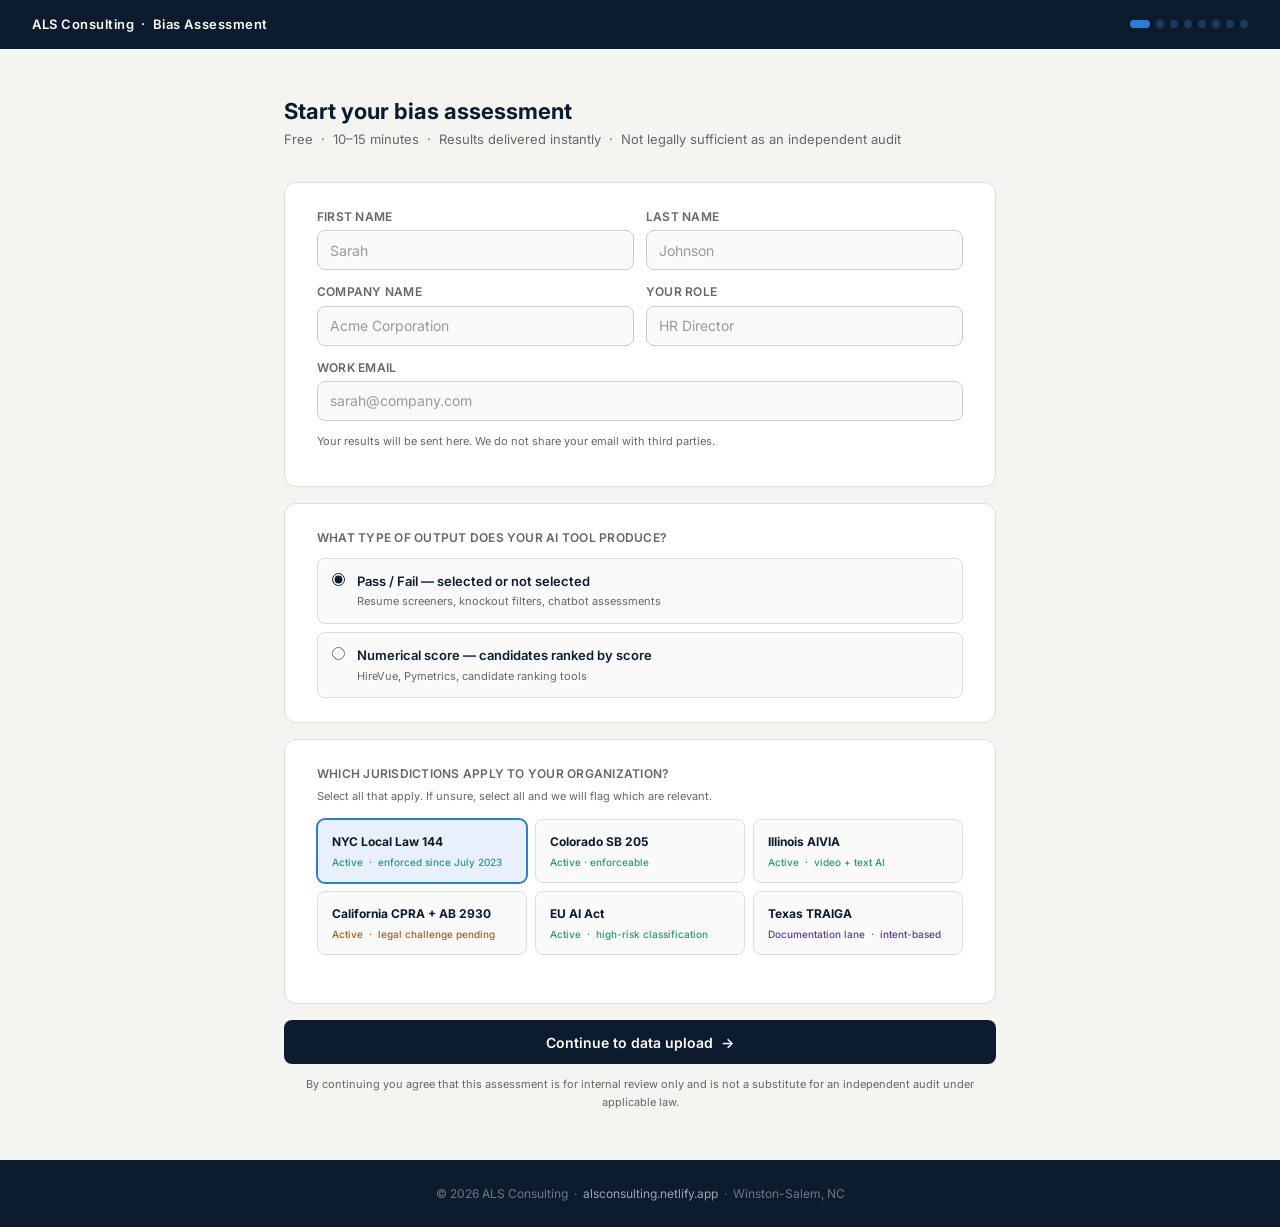
<file: public/screens/screen-5.html>
<!DOCTYPE html>
<html lang="en">
<head>
  <meta charset="UTF-8">
  <meta name="viewport" content="width=device-width, initial-scale=1.0">
  <title>Risk Score — ALS Consulting Bias Assessment</title>
  <link href="https://fonts.googleapis.com/css2?family=Inter:wght@400;500;600;700;800&display=swap" rel="stylesheet">
  <link rel="stylesheet" href="../assets/styles.css">
</head>
<body class="als-page">

  <nav class="als-nav">
    <a href="https://alsconsulting.netlify.app" class="als-nav__logo">
      ALS Consulting &nbsp;·&nbsp; Bias Assessment
    </a>
    <div class="als-steps">
      <div class="als-step als-step--done"></div>
      <div class="als-step als-step--done"></div>
      <div class="als-step als-step--done"></div>
      <div class="als-step als-step--done"></div>
      <div class="als-step als-step--active"></div>
      <div class="als-step"></div>
      <div class="als-step"></div>
      <div class="als-step"></div>
    </div>
  </nav>

  <!-- LOADING -->
  <div id="loading-state" class="als-loading">
    <div class="als-spinner"></div>
    <p class="als-loading__text">Running bias analysis across all selected jurisdictions...</p>
  </div>

  <!-- ERROR STATE -->
  <div id="error-state" class="als-error-state als-hidden">
    <div class="als-error-state__icon">
      <svg width="20" height="20" viewBox="0 0 24 24" fill="none"
           stroke="#c0392b" stroke-width="2" stroke-linecap="round">
        <circle cx="12" cy="12" r="10"/>
        <line x1="12" y1="8" x2="12" y2="12"/>
        <line x1="12" y1="16" x2="12.01" y2="16"/>
      </svg>
    </div>
    <div class="als-error-state__title">Analysis could not complete</div>
    <div class="als-error-state__body" id="error-detail">An unexpected error occurred.</div>
    <button class="als-btn als-btn--secondary" style="width:auto;padding:0 20px"
            onclick="window.location.href='screen-3.html'">← Go back</button>
  </div>

  <!-- RESULTS (hidden until engine returns) -->
  <div id="results-state" class="als-hidden">

    <!-- RISK HEADER -->
    <div class="als-risk-header" id="risk-header">
      <div class="als-risk-header__top">
        <div>
          <div class="als-risk-header__label">Assessment results</div>
          <div class="als-risk-header__title" id="company-name">Your organization</div>
        </div>
        <span class="als-badge" id="risk-badge">—</span>
      </div>

      <!-- GAUGE -->
      <div class="als-gauge">
        <div class="als-gauge__bar">
          <div class="als-gauge__fill" id="gauge-fill"></div>
          <div class="als-gauge__threshold" title="Four-fifths rule threshold (0.80)"></div>
        </div>
        <div class="als-gauge__labels">
          <span class="als-gauge__label-text">0.00 — no selection</span>
          <span class="als-gauge__label-text">0.80 threshold</span>
          <span class="als-gauge__label-text">1.00 — highest rate</span>
        </div>
      </div>

      <!-- DETERMINATION -->
      <div style="padding:0 0 16px">
        <p style="color:rgba(255,255,255,0.7);font-size:12px;line-height:1.5"
           id="determination-text"></p>
      </div>
    </div>

    <!-- GROUP RESULTS -->
    <div style="background:var(--als-white);padding:20px var(--als-gap-2xl) 8px">
      <p style="font-size:12px;font-weight:700;color:var(--als-text-primary);margin-bottom:12px;
                text-transform:uppercase;letter-spacing:0.04em">
        Impact ratios by protected class group
      </p>
    </div>

    <div class="als-groups-grid" id="groups-grid"></div>

    <!-- INTERSECTIONAL RESULTS -->
    <div id="intersectional-block" style="padding:0 var(--als-gap-2xl) 16px;background:var(--als-white)">
      <p style="font-size:12px;font-weight:700;color:var(--als-text-primary);margin-bottom:10px;
                text-transform:uppercase;letter-spacing:0.04em">
        Intersectional analysis (required by NYC LL144)
      </p>
      <div id="intersectional-grid" class="als-groups-grid"
           style="padding:0;grid-template-columns:1fr 1fr 1fr"></div>
    </div>

    <!-- EXCLUDED GROUPS -->
    <div id="excluded-block" class="als-hidden"
         style="padding:0 var(--als-gap-2xl) 16px;background:var(--als-white)">
      <div class="als-alert als-alert--monitor">
        <div class="als-alert__title">Groups excluded from calculations</div>
        <div id="excluded-list"></div>
        <div style="margin-top:4px;font-size:11px">
          Per NYC LL144 — groups under 2% of dataset excluded. Logged in your results.
        </div>
      </div>
    </div>

    <!-- JURISDICTION FLAGS -->
    <div style="background:var(--als-white);padding:16px var(--als-gap-2xl) 8px">
      <p style="font-size:12px;font-weight:700;color:var(--als-text-primary);margin-bottom:10px;
                text-transform:uppercase;letter-spacing:0.04em">
        Jurisdiction exposure
      </p>
      <div class="als-jur-flags" id="jur-flags"></div>
    </div>

    <!-- COLORADO COUNTDOWN STRIP -->
    <div id="co-strip" class="als-countdown-strip als-hidden">
      <div class="als-countdown-strip__dot"></div>
      <div class="als-countdown-strip__text" id="co-strip-text"></div>
    </div>

    <!-- CALIFORNIA MONITOR STRIP -->
    <div id="ca-strip" class="als-hidden"
         style="background:var(--als-doc-bg);border-top:0.5px solid var(--als-doc-bd);
                padding:10px var(--als-gap-2xl);display:flex;gap:10px;align-items:flex-start">
      <div style="width:8px;height:8px;border-radius:50%;background:var(--als-doc);
                  flex-shrink:0;margin-top:4px"></div>
      <div style="font-size:12px;color:var(--als-doc);line-height:1.5" id="ca-strip-text"></div>
    </div>

    <!-- CONTINUE -->
    <div style="background:var(--als-white);padding:20px var(--als-gap-2xl)">
      <button class="als-btn als-btn--primary"
              onclick="window.location.href='screen-6.html'">
        See your compliance requirements &nbsp;→
      </button>
    </div>

  </div>

  <footer class="als-footer">
    <p class="als-footer__text">&copy; 2026 ALS Consulting</p>
  </footer>

<script>
  const client = JSON.parse(sessionStorage.getItem("als_client") || "{}");
  const data   = JSON.parse(sessionStorage.getItem("als_data") || "{}");

  if (!client.selectedJurisdictions || !data.applicants) {
    window.location.href = "screen-1.html";
  }

  async function runEngineCall() {
    try {
      const response = await fetch("/api/analyze", {
        method: "POST",
        headers: { "Content-Type": "application/json" },
        body: JSON.stringify({
          selectedJurisdictions: client.selectedJurisdictions,
          outputType: client.outputType,
          applicants: data.applicants,
        }),
      });

      if (!response.ok) throw new Error(`Server error: ${response.status}`);
      const result = await response.json();
      if (result.error) throw new Error(result.error);

      sessionStorage.setItem("als_results", JSON.stringify(result));
      displayResults(result);

    } catch (err) {
      document.getElementById("loading-state").classList.add("als-hidden");
      document.getElementById("error-state").classList.remove("als-hidden");
      document.getElementById("error-detail").textContent = err.message;
    }
  }

  function displayResults(result) {
    document.getElementById("loading-state").classList.add("als-hidden");
    document.getElementById("results-state").classList.remove("als-hidden");

    const { riskScore, jurisdictionFlags, meta } = result;

    // Company name
    document.getElementById("company-name").textContent =
      client.company || "Your organization";

    // Risk badge
    const badge = document.getElementById("risk-badge");
    if (riskScore.riskLevel === "HIGH") {
      badge.textContent = "ADVERSE IMPACT INDICATED";
      badge.classList.add("als-badge--adverse");
    } else {
      badge.textContent = "NO ADVERSE IMPACT INDICATED";
      badge.classList.add("als-badge--compliant");
    }

    // Gauge — show lowest impact ratio across adverse groups
    const fill = document.getElementById("gauge-fill");
    if (riskScore.adverseGroups.length > 0) {
      const lowestRatio = Math.min(...riskScore.adverseGroups.map(g => g.impactRatio));
      fill.style.width = (lowestRatio * 100).toFixed(1) + "%";
      fill.classList.add("als-gauge__fill--adverse");
    } else {
      fill.style.width = "92%";
      fill.classList.add("als-gauge__fill--compliant");
    }

    // Determination text
    document.getElementById("determination-text").textContent = riskScore.determination;

    // Group cards
    renderGroupCards(result);

    // Jurisdiction flags
    renderJurFlags(jurisdictionFlags, meta);

    // Excluded groups
    if (riskScore.excludedGroups && riskScore.excludedGroups.length > 0) {
      document.getElementById("excluded-block").classList.remove("als-hidden");
      document.getElementById("excluded-list").innerHTML = riskScore.excludedGroups
        .map(g => `<div>· ${g.name}: ${g.total} applicants — ${g.reason}</div>`).join("");
    }
  }

  function renderGroupCards(result) {
    const grid = document.getElementById("groups-grid");
    const allGroups = [
      ...result.riskScore.adverseGroups.map(g => ({ ...g, adverse: true })),
      ...result.riskScore.compliantGroups.map(g => ({ ...g, adverse: false })),
    ];

    // Deduplicate — show only race/sex groups here, not intersectional
    const mainGroups = allGroups.filter(g => !g.name.includes("—")).slice(0, 6);

    grid.innerHTML = mainGroups.map(g => `
      <div class="als-group-card als-group-card--${g.adverse ? "adverse" : "compliant"}">
        <div class="als-group-card__name">${g.name}</div>
        <div class="als-group-card__ratio als-group-card__ratio--${g.adverse ? "adverse" : "compliant"}">
          ${g.impactRatio.toFixed(2)}
        </div>
        <div class="als-group-card__meta">
          Impact ratio &nbsp;·&nbsp; ${g.total} applicants
        </div>
        <div class="als-group-card__meta">
          ${g.adverse ? "Below 0.80 threshold — adverse impact" : "At or above 0.80 — compliant"}
        </div>
      </div>
    `).join("");

    // Intersectional
    const intersectional = allGroups.filter(g => g.name.includes("—")).slice(0, 6);
    if (intersectional.length > 0) {
      document.getElementById("intersectional-grid").innerHTML = intersectional.map(g => `
        <div class="als-group-card als-group-card--${g.adverse ? "adverse" : "compliant"}">
          <div class="als-group-card__name" style="font-size:10px">${g.name}</div>
          <div class="als-group-card__ratio als-group-card__ratio--${g.adverse ? "adverse" : "compliant"}"
               style="font-size:20px">
            ${g.impactRatio.toFixed(2)}
          </div>
          <div class="als-group-card__meta">${g.total} applicants</div>
        </div>
      `).join("");
    } else {
      document.getElementById("intersectional-block").style.display = "none";
    }
  }

  function renderJurFlags(flags, meta) {
    const container = document.getElementById("jur-flags");

    container.innerHTML = flags.map(f => {
      let badgeClass = "als-badge--compliant";
      let badgeText = "Compliant";

      if (f.lane === "documentation") {
        badgeClass = "als-badge--doc";
        badgeText = "Governance audit required";
      } else if (!f.enforced) {
        badgeClass = "als-badge--monitor";
        badgeText = "Readiness — not yet enforced";
      } else if (f.riskLevel === "HIGH") {
        badgeClass = "als-badge--adverse";
        badgeText = "Adverse impact · audit required";
      } else if (f.monitor) {
        badgeClass = "als-badge--monitor";
        badgeText = "Compliant · monitor legal status";
      }

      return `
        <div class="als-jur-flag-row">
          <span class="als-jur-flag-row__name">${f.jurisdiction}</span>
          <span class="als-badge ${badgeClass}">${badgeText}</span>
        </div>
      `;
    }).join("");

    // Colorado countdown
    if (meta.coloradoDaysRemaining > 0) {
      const co = flags.find(f => f.jurisdiction === "Colorado SB 205");
      if (co) {
        document.getElementById("co-strip").classList.remove("als-hidden");
        document.getElementById("co-strip-text").textContent = co.message || co.activeMessage || "";
      }
    }

    // California monitor
    const ca = flags.find(f => f.jurisdiction === "California CPRA + AB 2930" && f.monitor);
    if (ca) {
      document.getElementById("ca-strip").classList.remove("als-hidden");
      document.getElementById("ca-strip-text").textContent = ca.monitorNote || ca.message || "";
    }
  }

  // Kick off on load
  runEngineCall();
</script>
</body>
</html>
</file>
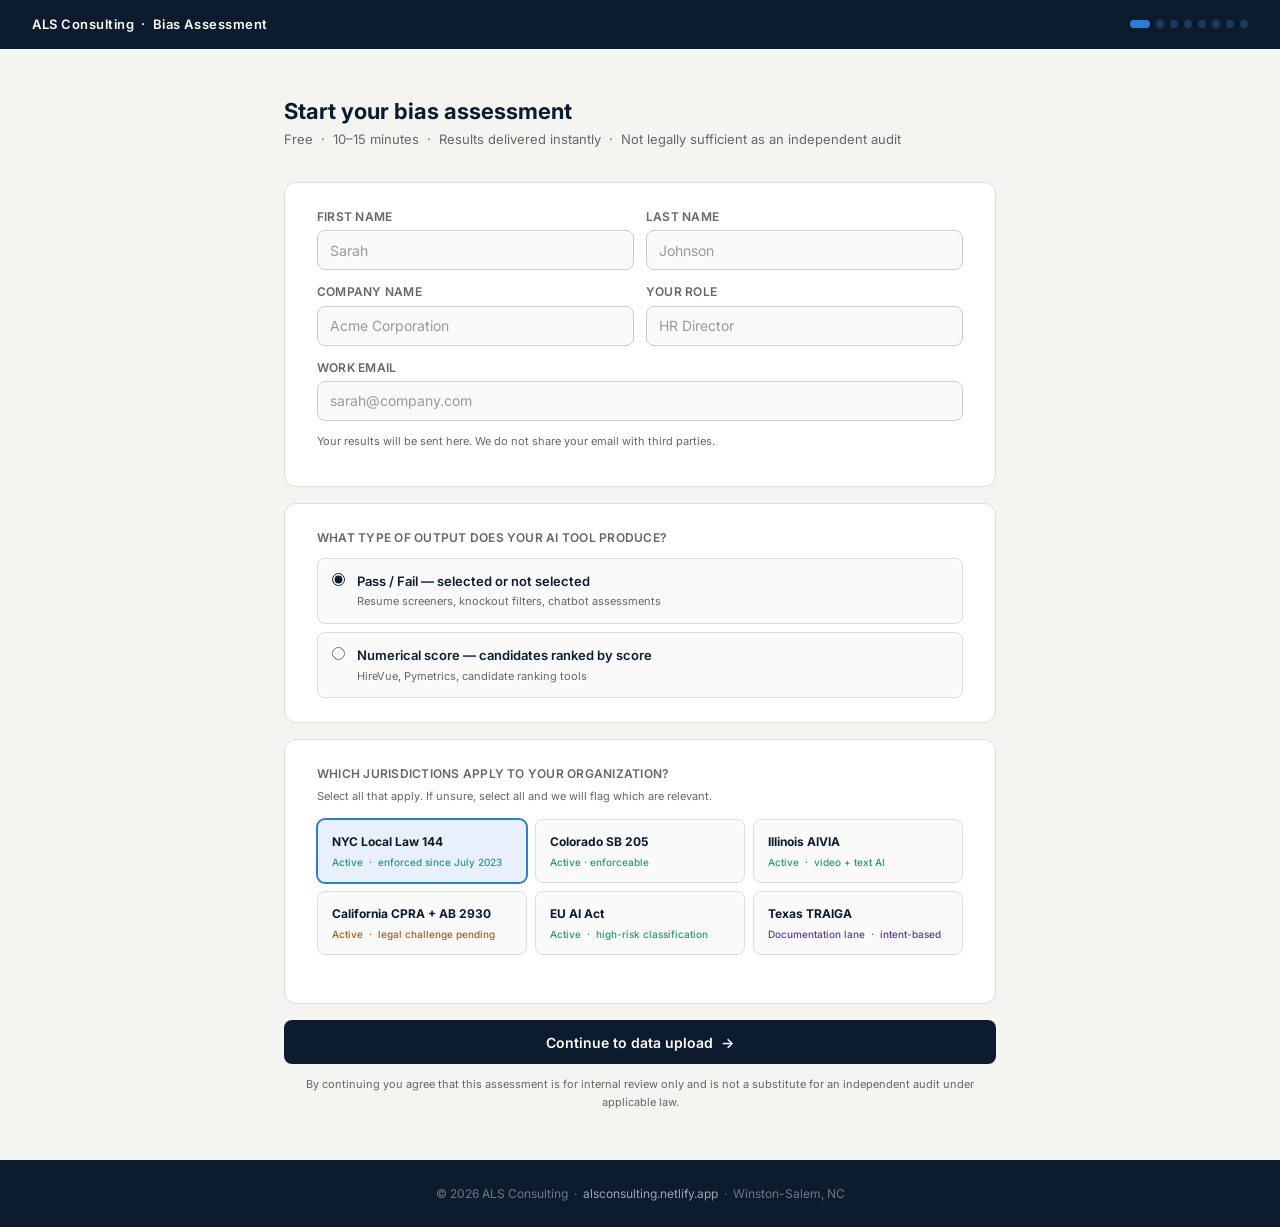
<file: public/screens/screen-6.html>
<!DOCTYPE html>
<html lang="en">
<head>
  <meta charset="UTF-8">
  <meta name="viewport" content="width=device-width, initial-scale=1.0">
  <title>Next Steps — ALS Consulting Bias Assessment</title>
  <link href="https://fonts.googleapis.com/css2?family=Inter:wght@400;500;600;700;800&display=swap" rel="stylesheet">
  <link rel="stylesheet" href="../assets/styles.css">
</head>
<body class="als-page">

  <nav class="als-nav">
    <a href="https://alsconsulting.netlify.app" class="als-nav__logo">
      ALS Consulting &nbsp;·&nbsp; Bias Assessment
    </a>
    <div class="als-steps">
      <div class="als-step als-step--done"></div>
      <div class="als-step als-step--done"></div>
      <div class="als-step als-step--done"></div>
      <div class="als-step als-step--done"></div>
      <div class="als-step als-step--done"></div>
      <div class="als-step als-step--active"></div>
      <div class="als-step"></div>
      <div class="als-step"></div>
    </div>
  </nav>

  <main class="als-screen">
    <div class="als-container als-container--narrow">

      <!-- RISK SUMMARY PILL -->
      <div id="risk-summary" style="text-align:center;margin-bottom:24px">
        <span class="als-badge" id="risk-badge-summary" style="font-size:12px;padding:5px 16px">—</span>
        <p class="als-text-muted als-text-sm" id="risk-summary-text"
           style="margin-top:8px;line-height:1.5"></p>
      </div>

      <!-- LEGAL WALL -->
      <div class="als-wall">
        <div class="als-wall__heading">
          This assessment is not legally sufficient as an independent audit
        </div>
        <div class="als-wall__body">
          Under NYC Local Law 144, Colorado SB205, and other applicable regulations,
          legal compliance requires certification by an independent auditor — not a
          self-assessment tool. This assessment identifies your exposure. It does not
          satisfy the audit requirement and cannot be published as your compliance
          documentation.
        </div>
      </div>

      <!-- CTA -->
      <div class="als-card" style="text-align:center">
        <p style="font-size:13px;font-weight:700;color:var(--als-text-primary);margin-bottom:4px">
          Schedule a free 20-minute compliance review
        </p>
        <p class="als-text-sm als-text-muted" style="margin-bottom:16px;line-height:1.5"
           id="cta-context">
          Your results show potential exposure. Let's talk about what it means and what
          comes next — no obligation, no pitch.
        </p>
        <a href="https://calendly.com/astargill-ih3e/30min" target="_blank"
           class="als-btn als-btn--cta" style="text-decoration:none">
          Book your free compliance review &nbsp;→
        </a>
        <p class="als-text-xs als-text-muted" style="margin-top:10px">
          calendly.com/astargill-ih3e/30min &nbsp;·&nbsp; with Aisha Stargill, ALS Consulting
        </p>
      </div>

      <!-- TEXAS GOVERNANCE LANE (shown only if Texas selected) -->
      <div id="texas-block" class="als-hidden">
        <div class="als-divider"></div>
        <div class="als-alert als-alert--doc">
          <div class="als-alert__title">Texas TRAIGA — separate governance audit required</div>
          Texas TRAIGA is intent-based, not impact-based. Your risk score does not address
          Texas compliance. A separate documentation posture review is required, including
          alignment with the NIST AI Risk Management Framework. Ask about this on your call.
        </div>
      </div>

      <!-- WHAT HAPPENS NEXT -->
      <div class="als-card" style="margin-top:16px">
        <p style="font-size:13px;font-weight:700;color:var(--als-text-primary);margin-bottom:14px">
          What happens on the call
        </p>
        <div style="display:flex;flex-direction:column;gap:10px">
          <div style="display:flex;gap:12px;align-items:flex-start">
            <div style="min-width:24px;height:24px;background:var(--als-navy);border-radius:50%;
                        display:flex;align-items:center;justify-content:center;
                        font-size:11px;font-weight:700;color:white;flex-shrink:0">1</div>
            <div>
              <div style="font-size:13px;font-weight:600;color:var(--als-text-primary)">Review your findings</div>
              <div class="als-text-xs als-text-muted">Walk through your specific risk score, the groups flagged, and which laws are triggered.</div>
            </div>
          </div>
          <div style="display:flex;gap:12px;align-items:flex-start">
            <div style="min-width:24px;height:24px;background:var(--als-navy);border-radius:50%;
                        display:flex;align-items:center;justify-content:center;
                        font-size:11px;font-weight:700;color:white;flex-shrink:0">2</div>
            <div>
              <div style="font-size:13px;font-weight:600;color:var(--als-text-primary)">Explain your legal exposure</div>
              <div class="als-text-xs als-text-muted">Plain-language explanation of what each jurisdiction requires from your organization specifically.</div>
            </div>
          </div>
          <div style="display:flex;gap:12px;align-items:flex-start">
            <div style="min-width:24px;height:24px;background:var(--als-navy);border-radius:50%;
                        display:flex;align-items:center;justify-content:center;
                        font-size:11px;font-weight:700;color:white;flex-shrink:0">3</div>
            <div>
              <div style="font-size:13px;font-weight:600;color:var(--als-text-primary)">Scope a path to compliance</div>
              <div class="als-text-xs als-text-muted">If an independent audit is right for your organization, we will scope it clearly — with transparent pricing.</div>
            </div>
          </div>
        </div>
      </div>

      <!-- CONTINUE TO RECOMMENDATIONS -->
      <div style="margin-top:16px">
        <button class="als-btn als-btn--secondary"
                onclick="window.location.href='screen-7.html'">
          See preliminary recommendations &nbsp;→
        </button>
      </div>

    </div>
  </main>

  <footer class="als-footer">
    <p class="als-footer__text">&copy; 2026 ALS Consulting</p>
  </footer>

<script>
  const client  = JSON.parse(sessionStorage.getItem("als_client") || "{}");
  const results = JSON.parse(sessionStorage.getItem("als_results") || "{}");

  if (!results.riskScore) window.location.href = "screen-1.html";

  const { riskScore, jurisdictionFlags } = results;

  // Risk badge
  const badge = document.getElementById("risk-badge-summary");
  if (riskScore.riskLevel === "HIGH") {
    badge.textContent = "ADVERSE IMPACT INDICATED";
    badge.classList.add("als-badge--adverse");
    const adverseCount = riskScore.adverseGroups.length;
    const jurCount = (jurisdictionFlags || []).filter(f =>
      f.lane === "calculation" && f.riskLevel === "HIGH").length;
    document.getElementById("risk-summary-text").textContent =
      `Adverse impact detected in ${adverseCount} protected class group${adverseCount !== 1 ? "s" : ""}` +
      (jurCount > 0 ? ` across ${jurCount} jurisdiction${jurCount !== 1 ? "s" : ""}` : "") + ".";
    document.getElementById("cta-context").textContent =
      `Your results show adverse impact in ${adverseCount} group${adverseCount !== 1 ? "s" : ""}. ` +
      `Let's talk about what that means for your legal exposure and what an independent audit would involve.`;
  } else {
    badge.textContent = "NO ADVERSE IMPACT INDICATED";
    badge.classList.add("als-badge--compliant");
    document.getElementById("risk-summary-text").textContent =
      "All qualifying groups meet the four-fifths rule threshold. " +
      "Annual independent audit certification is still required by law.";
    document.getElementById("cta-context").textContent =
      "Even with a passing result, an independent auditor must certify your compliance. " +
      "Let's talk about what that looks like for your organization.";
  }

  // Texas block
  const hasTexas = (jurisdictionFlags || []).some(f => f.lane === "documentation");
  if (hasTexas) {
    document.getElementById("texas-block").classList.remove("als-hidden");
  }
</script>
</body>
</html>
</file>
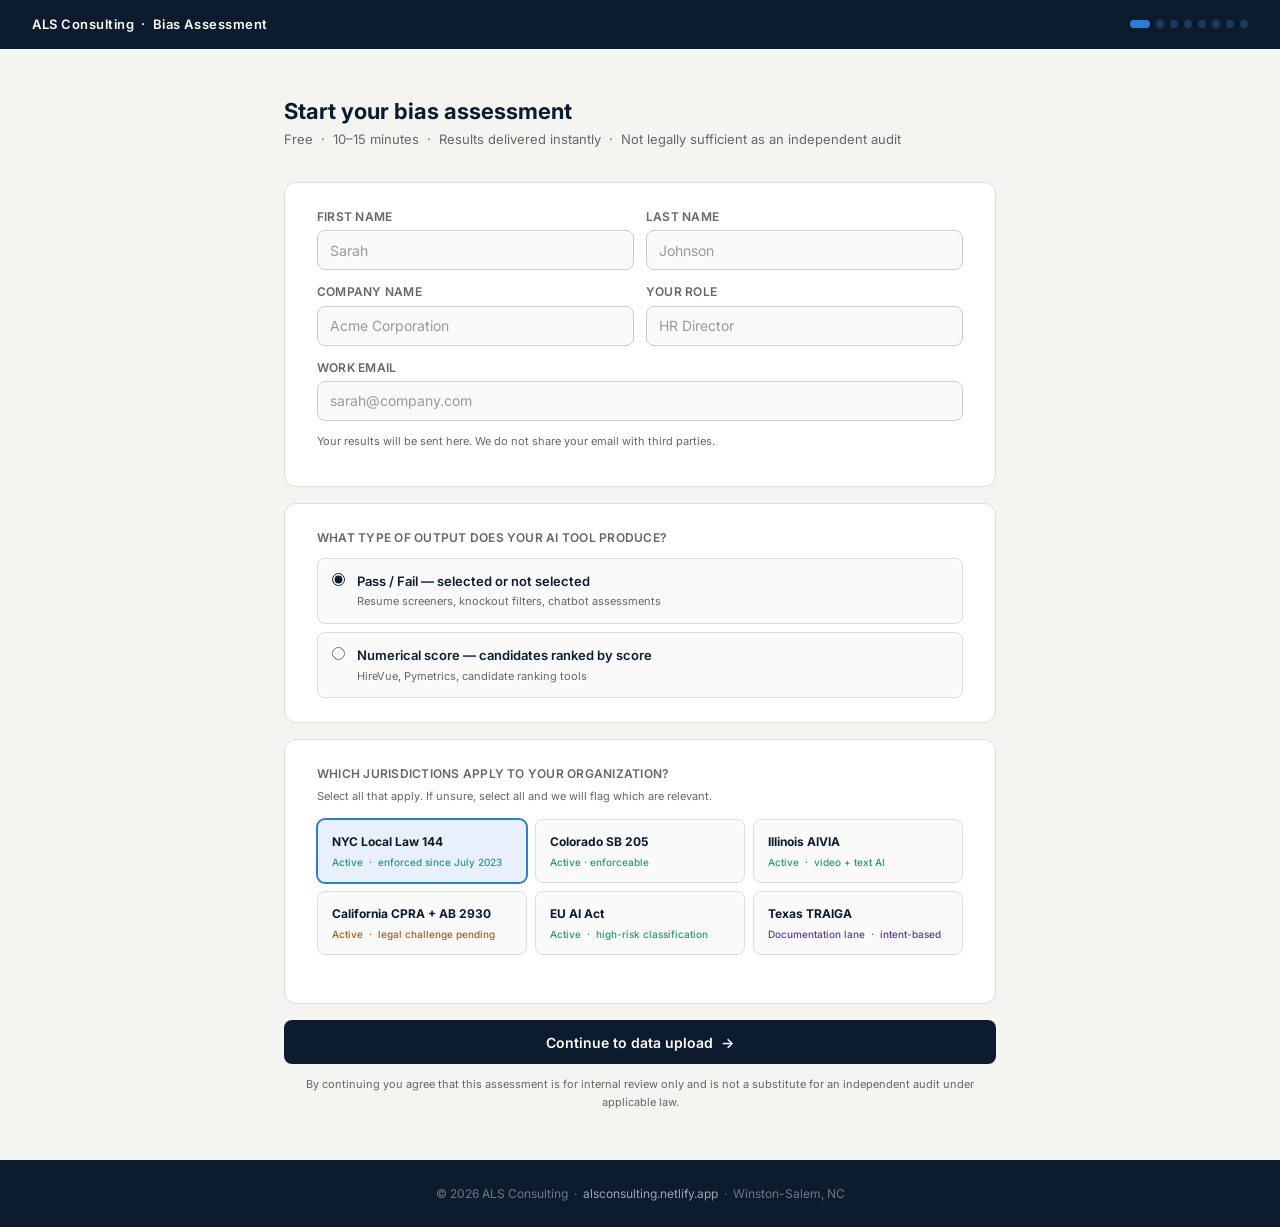
<file: public/screens/screen-7.html>
<!DOCTYPE html>
<html lang="en">
<head>
  <meta charset="UTF-8">
  <meta name="viewport" content="width=device-width, initial-scale=1.0">
  <title>Recommendations — ALS Consulting Bias Assessment</title>
  <link href="https://fonts.googleapis.com/css2?family=Inter:wght@400;500;600;700;800&display=swap" rel="stylesheet">
  <link rel="stylesheet" href="../assets/styles.css">
</head>
<body class="als-page">

  <nav class="als-nav">
    <a href="https://alsconsulting.netlify.app" class="als-nav__logo">
      ALS Consulting &nbsp;·&nbsp; Bias Assessment
    </a>
    <div class="als-steps">
      <div class="als-step als-step--done"></div>
      <div class="als-step als-step--done"></div>
      <div class="als-step als-step--done"></div>
      <div class="als-step als-step--done"></div>
      <div class="als-step als-step--done"></div>
      <div class="als-step als-step--done"></div>
      <div class="als-step als-step--active"></div>
      <div class="als-step"></div>
    </div>
  </nav>

  <main class="als-screen">
    <div class="als-container">

      <h1 class="als-screen__title">Preliminary recommendations</h1>
      <p class="als-screen__sub">
        Based on your assessment results. These are starting points — not a substitute
        for a certified independent audit or legal counsel.
      </p>

      <div class="als-rec-list" id="rec-list">
        <!-- Populated by JS -->
      </div>

      <div class="als-alert als-alert--monitor">
        <div class="als-alert__title">These recommendations are intentionally incomplete</div>
        A full remediation roadmap requires an independent auditor who can review your
        specific AEDT, your data, and your organizational context. These recommendations
        identify the shape of the problem — not the complete solution.
      </div>

      <div style="margin-top:20px;display:flex;flex-direction:column;gap:10px">
        <button class="als-btn als-btn--primary"
                onclick="window.location.href='screen-8.html'">
          Download your summary report &nbsp;→
        </button>
        <a href="https://calendly.com/astargill-ih3e/30min" target="_blank"
           class="als-btn als-btn--cta" style="text-decoration:none">
          Book your free compliance review &nbsp;→
        </a>
      </div>

    </div>
  </main>

  <footer class="als-footer">
    <p class="als-footer__text">&copy; 2026 ALS Consulting</p>
  </footer>

<script>
  const results = JSON.parse(sessionStorage.getItem("als_results") || "{}");
  const client  = JSON.parse(sessionStorage.getItem("als_client") || "{}");

  if (!results.riskScore) window.location.href = "screen-1.html";

  const { riskScore, jurisdictionFlags } = results;
  const isHigh = riskScore.riskLevel === "HIGH";

  // Build recommendations based on results
  const recs = [];

  if (isHigh) {
    // Rec 1 — commission independent audit
    recs.push({
      title: "Commission an independent bias audit immediately",
      body: "Your self-assessment indicates adverse impact. Under NYC LL144 and other applicable laws, " +
            "you must have an independent auditor certify your results before continuing to use your AEDT. " +
            "Using an AEDT without a current certified audit exposes your organization to civil penalties " +
            "starting at $500 per day.",
      jurisdictions: jurisdictionFlags
        .filter(f => f.riskLevel === "HIGH" && f.lane === "calculation")
        .map(f => f.jurisdiction),
    });

    // Rec 2 — identify highest-risk groups
    const worstGroup = riskScore.adverseGroups
      .sort((a, b) => a.impactRatio - b.impactRatio)[0];
    if (worstGroup) {
      recs.push({
        title: `Investigate selection criteria for ${worstGroup.name}`,
        body: `This group has an impact ratio of ${worstGroup.impactRatio.toFixed(2)} — ` +
              `significantly below the four-fifths rule threshold of 0.80. ` +
              `Review the specific screening criteria, knockout questions, and scoring logic ` +
              `that affect this group's selection rate. Document your findings before your audit.`,
        jurisdictions: ["NYC Local Law 144", "EEOC Uniform Guidelines"],
      });
    }

    // Rec 3 — candidate notification
    recs.push({
      title: "Implement candidate notification procedures",
      body: "Under NYC LL144 and Colorado SB205, candidates must be notified at least 10 business days " +
            "before an AEDT is used to evaluate them. They must also be given the opportunity to " +
            "request an alternative selection process. Review your current notification procedures " +
            "and update job postings and ATS communications accordingly.",
      jurisdictions: ["NYC Local Law 144", "Colorado SB 205"],
    });

  } else {
    // LOW risk recs
    recs.push({
      title: "Certify your results with an independent auditor",
      body: "Your self-assessment shows no adverse impact — but this assessment alone is not legally " +
            "sufficient. Under NYC LL144 and applicable regulations, you must have an independent " +
            "auditor certify your results annually and publish a summary on your careers website. " +
            "Do not assume a passing self-assessment satisfies the legal requirement.",
      jurisdictions: ["NYC Local Law 144"],
    });

    recs.push({
      title: "Establish an annual audit schedule",
      body: "NYC LL144 requires a bias audit no more than 12 months prior to AEDT use. " +
            "Set a recurring annual audit date and document it in your AI governance policy. " +
            "Any significant update to your AEDT may require a new audit before the 12 months elapses.",
      jurisdictions: ["NYC Local Law 144", "Colorado SB 205"],
    });
  }

  // Rec — public posting
  const hasNYC = (jurisdictionFlags || []).some(f => f.jurisdiction === "NYC Local Law 144");
  if (hasNYC) {
    recs.push({
      title: "Publish your audit summary on your careers website",
      body: "NYC LL144 requires you to make the date of your most recent bias audit and a summary " +
            "of results publicly available on the employment section of your website. " +
            "This must be done within the audit period and updated annually. " +
            "ALS Consulting provides a formatted public summary as part of every audit engagement.",
      jurisdictions: ["NYC Local Law 144"],
    });
  }

  // Rec — Colorado readiness
  const hasColorado = (jurisdictionFlags || []).some(f =>
    f.jurisdiction === "Colorado SB 205" && !f.enforced);
  if (hasColorado) {
    recs.push({
      title: "Document your AI risk management policy before June 30, 2026",
      body: "Colorado SB205 takes effect June 30, 2026. It requires deployers of high-risk AI systems " +
            "to implement a documented risk management policy. Start building this documentation now " +
            "so you are not scrambling at the enforcement date. The NIST AI Risk Management Framework " +
            "is a recognized standard that supports compliance across multiple jurisdictions.",
      jurisdictions: ["Colorado SB 205"],
    });
  }

  // Render
  document.getElementById("rec-list").innerHTML = recs.map((rec, i) => `
    <div class="als-rec-item">
      <div class="als-rec-item__number">${String(i + 1).padStart(2, "0")}</div>
      <div class="als-rec-item__content">
        <div class="als-rec-item__title">${rec.title}</div>
        <div class="als-rec-item__body">${rec.body}</div>
        <div style="display:flex;flex-wrap:wrap;gap:4px;margin-top:8px">
          ${rec.jurisdictions.map(j =>
            `<span class="als-rec-item__jurisdiction">${j}</span>`
          ).join("")}
        </div>
      </div>
    </div>
  `).join("");
</script>
</body>
</html>
</file>
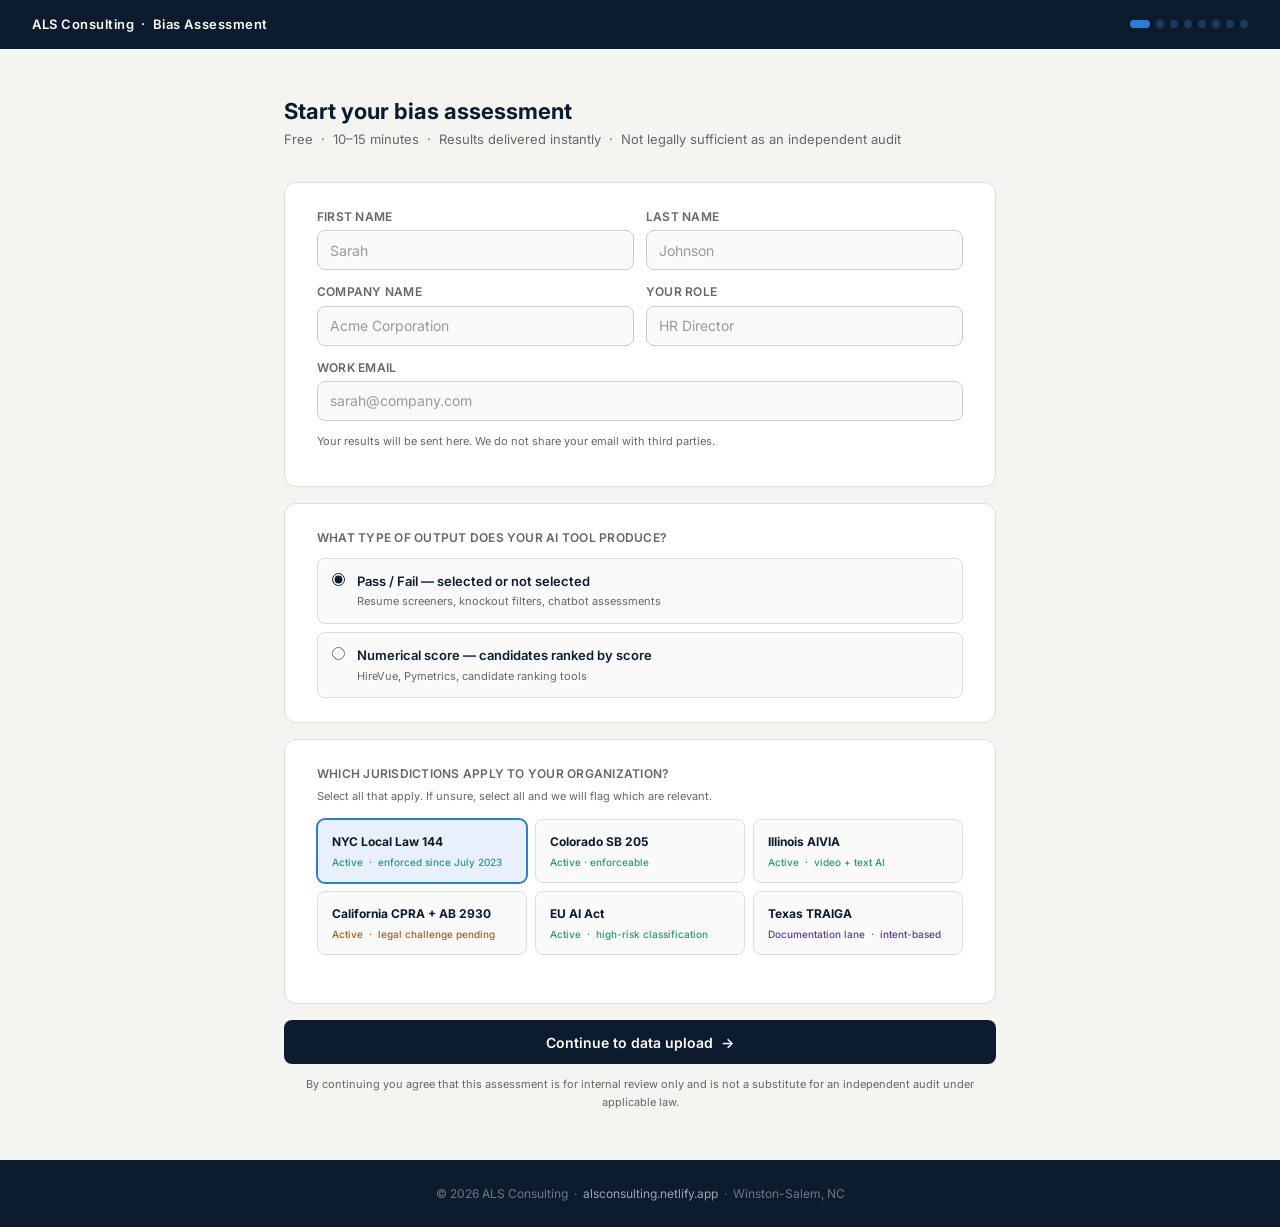
<file: public/screens/screen-8.html>
<!DOCTYPE html>
<html lang="en">
<head>
  <meta charset="UTF-8">
  <meta name="viewport" content="width=device-width, initial-scale=1.0">
  <title>Export Summary — ALS Consulting Bias Assessment</title>
  <link href="https://fonts.googleapis.com/css2?family=Inter:wght@400;500;600;700;800&display=swap" rel="stylesheet">
  <link rel="stylesheet" href="../assets/styles.css">
</head>
<body class="als-page">

  <nav class="als-nav">
    <a href="https://alsconsulting.netlify.app" class="als-nav__logo">
      ALS Consulting &nbsp;·&nbsp; Bias Assessment
    </a>
    <div class="als-steps">
      <div class="als-step als-step--done"></div>
      <div class="als-step als-step--done"></div>
      <div class="als-step als-step--done"></div>
      <div class="als-step als-step--done"></div>
      <div class="als-step als-step--done"></div>
      <div class="als-step als-step--done"></div>
      <div class="als-step als-step--done"></div>
      <div class="als-step als-step--active"></div>
    </div>
  </nav>

  <main class="als-screen">
    <div class="als-container als-container--narrow">

      <h1 class="als-screen__title">Your summary report</h1>
      <p class="als-screen__sub">
        For internal use only. This report is not a certified audit document
        and cannot be used for regulatory compliance purposes.
      </p>

      <!-- PRINT / DOWNLOAD CONTROLS -->
      <div class="als-card" style="display:flex;gap:10px;align-items:center;flex-wrap:wrap">
        <button class="als-btn als-btn--primary" style="flex:1;min-width:160px" onclick="window.print()">
          Save as PDF &nbsp;↓
        </button>
        <button class="als-btn als-btn--secondary" style="flex:1;min-width:160px"
                onclick="window.location.href='screen-7.html'">
          ← Back to recommendations
        </button>
      </div>
      <p class="als-text-xs als-text-muted als-text-center als-mt-sm">
        Use your browser's Print → Save as PDF option to download
      </p>

      <div class="als-divider"></div>

      <!-- REPORT DOCUMENT -->
      <div id="report" class="als-watermark">

        <!-- REPORT HEADER -->
        <div style="background:var(--als-navy);border-radius:12px 12px 0 0;
                    padding:24px 28px;margin-bottom:0">
          <div style="display:flex;justify-content:space-between;align-items:flex-start">
            <div>
              <div style="color:rgba(255,255,255,0.5);font-size:10px;font-weight:700;
                          letter-spacing:0.08em;text-transform:uppercase;margin-bottom:4px">
                ALS Consulting &nbsp;·&nbsp; AI Governance & HR Compliance
              </div>
              <div style="color:white;font-size:18px;font-weight:800;line-height:1.2">
                Algorithmic Bias Self-Assessment
              </div>
              <div style="color:rgba(255,255,255,0.5);font-size:12px;margin-top:4px"
                   id="report-company"></div>
            </div>
            <div style="text-align:right">
              <div style="color:rgba(255,255,255,0.5);font-size:10px">Assessment date</div>
              <div style="color:white;font-size:12px;font-weight:600" id="report-date"></div>
            </div>
          </div>
        </div>

        <!-- WATERMARK NOTICE -->
        <div style="background:#fff3e0;border:0.5px solid #f0d080;
                    padding:8px 28px;text-align:center">
          <span style="font-size:11px;font-weight:700;color:#7a4a00;letter-spacing:0.06em">
            INTERNAL USE ONLY &nbsp;·&nbsp; NOT AUDIT CERTIFIED &nbsp;·&nbsp;
            NOT LEGALLY SUFFICIENT FOR REGULATORY COMPLIANCE
          </span>
        </div>

        <!-- RISK RESULT -->
        <div style="background:var(--als-white);border:0.5px solid var(--als-border);
                    border-top:none;padding:20px 28px">

          <div style="display:flex;justify-content:space-between;align-items:center;
                      margin-bottom:16px">
            <div style="font-size:13px;font-weight:700;color:var(--als-text-primary)">
              Overall risk determination
            </div>
            <span class="als-badge" id="report-badge">—</span>
          </div>

          <div style="font-size:12px;color:var(--als-text-muted);line-height:1.6;margin-bottom:16px"
               id="report-determination"></div>

          <!-- STATS ROW -->
          <div style="display:grid;grid-template-columns:1fr 1fr 1fr;gap:8px;margin-bottom:16px">
            <div style="background:var(--als-surface);border-radius:6px;padding:10px 12px">
              <div class="als-text-xs als-text-muted">Total applicants</div>
              <div style="font-size:18px;font-weight:700;color:var(--als-text-primary)"
                   id="report-total">—</div>
            </div>
            <div style="background:var(--als-surface);border-radius:6px;padding:10px 12px">
              <div class="als-text-xs als-text-muted">Adverse groups</div>
              <div style="font-size:18px;font-weight:700" id="report-adverse-count">—</div>
            </div>
            <div style="background:var(--als-surface);border-radius:6px;padding:10px 12px">
              <div class="als-text-xs als-text-muted">Threshold</div>
              <div style="font-size:18px;font-weight:700;color:var(--als-text-primary)">0.80</div>
            </div>
          </div>

          <!-- GROUP TABLE -->
          <div style="font-size:12px;font-weight:700;color:var(--als-text-primary);
                      margin-bottom:8px;text-transform:uppercase;letter-spacing:0.04em">
            Impact ratios by group
          </div>
          <table style="width:100%;border-collapse:collapse;font-size:12px">
            <thead>
              <tr style="background:var(--als-navy)">
                <th style="padding:8px 10px;text-align:left;color:white;font-weight:600;
                           border-radius:4px 0 0 0">Group</th>
                <th style="padding:8px 10px;text-align:center;color:white;font-weight:600">
                  Applicants</th>
                <th style="padding:8px 10px;text-align:center;color:white;font-weight:600">
                  Impact ratio</th>
                <th style="padding:8px 10px;text-align:center;color:white;font-weight:600;
                           border-radius:0 4px 0 0">Determination</th>
              </tr>
            </thead>
            <tbody id="report-table"></tbody>
          </table>

          <!-- EXCLUDED -->
          <div id="report-excluded" class="als-hidden" style="margin-top:12px">
            <div style="font-size:11px;color:var(--als-text-muted)">
              <strong>Excluded groups (below 2% threshold per NYC LL144):</strong>
              <span id="report-excluded-list"></span>
            </div>
          </div>

          <!-- JURISDICTIONS -->
          <div style="margin-top:16px">
            <div style="font-size:12px;font-weight:700;color:var(--als-text-primary);
                        margin-bottom:8px;text-transform:uppercase;letter-spacing:0.04em">
              Jurisdictions assessed
            </div>
            <div id="report-jurisdictions" style="display:flex;flex-direction:column;gap:4px"></div>
          </div>

          <!-- LEGAL NOTICE -->
          <div style="margin-top:20px;padding:12px 14px;background:var(--als-surface);
                      border-radius:6px;border-left:3px solid var(--als-navy)">
            <div style="font-size:11px;font-weight:700;color:var(--als-text-primary);margin-bottom:3px">
              Legal notice
            </div>
            <div style="font-size:11px;color:var(--als-text-muted);line-height:1.5">
              This self-assessment report is not a certified bias audit and does not constitute
              legal compliance under NYC Local Law 144, Colorado SB205, the EU AI Act, or any
              other applicable regulation. An independent auditor must certify results for
              regulatory purposes. This report is provided for internal review only and may not
              be published as a compliance document.
              &copy; 2026 ALS Consulting &nbsp;·&nbsp; alsconsulting.netlify.app
            </div>
          </div>

        </div>
      </div>

      <!-- FINAL CTA -->
      <div class="als-card als-text-center" style="margin-top:20px">
        <p style="font-size:13px;font-weight:700;color:var(--als-text-primary);margin-bottom:8px">
          Ready to make this report legally sufficient?
        </p>
        <a href="https://calendly.com/astargill-ih3e/30min" target="_blank"
           class="als-btn als-btn--cta" style="text-decoration:none">
          Book your audit consultation &nbsp;→
        </a>
        <p class="als-text-xs als-text-muted" style="margin-top:8px">
          Starting at $3,200 &nbsp;·&nbsp; ALS Consulting independent bias audit
        </p>
      </div>

    </div>
  </main>

  <footer class="als-footer">
    <p class="als-footer__text">&copy; 2026 ALS Consulting</p>
  </footer>

<script>
  const client  = JSON.parse(sessionStorage.getItem("als_client") || "{}");
  const results = JSON.parse(sessionStorage.getItem("als_results") || "{}");

  if (!results.riskScore) window.location.href = "screen-1.html";

  const { riskScore, jurisdictionFlags, meta } = results;
  const isHigh = riskScore.riskLevel === "HIGH";

  // Header
  document.getElementById("report-company").textContent =
    `${client.company || "Unknown company"} &nbsp;·&nbsp; ${client.firstName || ""} ${client.lastName || ""}`;
  document.getElementById("report-date").textContent =
    new Date().toLocaleDateString("en-US", { year: "numeric", month: "long", day: "numeric" });

  // Badge
  const badge = document.getElementById("report-badge");
  badge.textContent = isHigh ? "ADVERSE IMPACT INDICATED" : "NO ADVERSE IMPACT INDICATED";
  badge.classList.add(isHigh ? "als-badge--adverse" : "als-badge--compliant");

  // Stats
  document.getElementById("report-determination").textContent = riskScore.determination;
  document.getElementById("report-total").textContent = meta.totalApplicants || "—";
  const adverseCount = document.getElementById("report-adverse-count");
  adverseCount.textContent = riskScore.adverseGroups.length;
  adverseCount.style.color = riskScore.adverseGroups.length > 0
    ? "var(--als-adverse)" : "var(--als-compliant)";

  // Table
  const allGroups = [
    ...riskScore.adverseGroups.map(g => ({ ...g, adverse: true })),
    ...riskScore.compliantGroups.map(g => ({ ...g, adverse: false })),
  ];

  document.getElementById("report-table").innerHTML = allGroups.map((g, i) => `
    <tr style="background:${i % 2 === 0 ? "var(--als-white)" : "var(--als-surface)"}">
      <td style="padding:7px 10px;color:var(--als-text-primary);font-weight:500">${g.name}</td>
      <td style="padding:7px 10px;text-align:center;color:var(--als-text-muted)">${g.total}</td>
      <td style="padding:7px 10px;text-align:center;font-weight:700;
                 color:${g.adverse ? "var(--als-adverse)" : "var(--als-compliant)"}">
        ${g.impactRatio.toFixed(2)}
      </td>
      <td style="padding:7px 10px;text-align:center">
        <span style="font-size:10px;font-weight:700;padding:2px 7px;border-radius:10px;
                     background:${g.adverse ? "var(--als-adverse-bg)" : "var(--als-compliant-bg)"};
                     color:${g.adverse ? "var(--als-adverse)" : "var(--als-compliant)"}">
          ${g.adverse ? "ADVERSE IMPACT" : "COMPLIANT"}
        </span>
      </td>
    </tr>
  `).join("");

  // Excluded
  if (riskScore.excludedGroups && riskScore.excludedGroups.length > 0) {
    document.getElementById("report-excluded").classList.remove("als-hidden");
    document.getElementById("report-excluded-list").textContent =
      " " + riskScore.excludedGroups.map(g => `${g.name} (${g.total})`).join("; ");
  }

  // Jurisdictions
  document.getElementById("report-jurisdictions").innerHTML = (jurisdictionFlags || []).map(f => `
    <div style="display:flex;justify-content:space-between;align-items:center;
                padding:6px 10px;border-radius:5px;border:0.5px solid var(--als-border);
                background:var(--als-surface)">
      <span style="font-size:12px;font-weight:500;color:var(--als-text-primary)">${f.jurisdiction}</span>
      <span style="font-size:10px;font-weight:700;
                   color:${f.lane === "documentation" ? "var(--als-doc)" :
                           !f.enforced ? "var(--als-monitor)" :
                           f.riskLevel === "HIGH" ? "var(--als-adverse)" : "var(--als-compliant)"}">
        ${f.lane === "documentation" ? "Documentation lane" :
          !f.enforced ? "Pre-enforcement" :
          f.riskLevel === "HIGH" ? "Adverse impact" : "Compliant"}
      </span>
    </div>
  `).join("");
</script>

<style>
@media print {
  .als-nav, .als-footer, .als-btn, p.als-text-xs, .als-card:last-child { display: none !important; }
  body { background: white; }
  .als-screen { padding: 0; }
  .als-container { max-width: 100%; padding: 0; }
  #report { border: 1px solid #ccc; border-radius: 8px; overflow: hidden; }
}
</style>
</body>
</html>
</file>
<file: public/assets/styles.css>
/* ============================================================
   ALS Consulting — Bias Audit Platform
   styles.css v1.0
   Brand: alsconsulting.netlify.app
   Author: Aisha Stargill, ALS Consulting
   ============================================================ */

/* ── DESIGN TOKENS ─────────────────────────────────────────── */
:root {
  /* Brand colors — pulled directly from alsconsulting.netlify.app */
  --als-navy:        #0d1b2e;   /* primary surfaces, nav, headings */
  --als-navy-mid:    #1e3a5f;   /* secondary navy, hover states */
  --als-navy-light:  #2d5282;   /* tertiary navy, borders on dark bg */
  --als-blue:        #2d7dd2;   /* CTA buttons, links, active states */
  --als-blue-light:  #e8f1fb;   /* blue tinted backgrounds */

  /* Functional — legal status colors */
  --als-adverse:     #c0392b;   /* HIGH / adverse impact */
  --als-adverse-bg:  #fdecea;   /* adverse light background */
  --als-adverse-bd:  #f5b5b5;   /* adverse border */
  --als-compliant:   #1d9e75;   /* LOW / compliant */
  --als-compliant-bg:#e8f5e9;   /* compliant light background */
  --als-compliant-bd:#b5ddb5;   /* compliant border */
  --als-monitor:     #b7590a;   /* monitor / pending / countdown */
  --als-monitor-bg:  #fff3e0;   /* monitor light background */
  --als-monitor-bd:  #f5c87a;   /* monitor border */
  --als-doc:         #5c35b5;   /* documentation lane — Texas */
  --als-doc-bg:      #eeedfe;   /* doc light background */
  --als-doc-bd:      #c8c0f0;   /* doc border */

  /* Neutrals */
  --als-white:       #ffffff;
  --als-bg:          #f4f4f0;   /* page background */
  --als-surface:     #fafafa;   /* input backgrounds, cards */
  --als-border:      #dddddd;   /* default border */
  --als-border-mid:  #cccccc;   /* stronger border */
  --als-text-primary:#0d1b2e;   /* main text */
  --als-text-mid:    #444444;   /* body text */
  --als-text-muted:  #666666;   /* secondary text */
  --als-text-faint:  #999999;   /* placeholder, hints */

  /* Typography */
  --als-font:        'Inter', system-ui, -apple-system, sans-serif;
  --als-font-mono:   'JetBrains Mono', 'Fira Code', monospace;

  /* Spacing */
  --als-gap-xs:      4px;
  --als-gap-sm:      8px;
  --als-gap-md:      12px;
  --als-gap-lg:      16px;
  --als-gap-xl:      24px;
  --als-gap-2xl:     32px;
  --als-gap-3xl:     48px;

  /* Radii */
  --als-radius-sm:   4px;
  --als-radius-md:   8px;
  --als-radius-lg:   12px;
  --als-radius-xl:   16px;
  --als-radius-pill: 999px;

  /* Transitions */
  --als-ease:        0.15s ease;
}

/* ── RESET ──────────────────────────────────────────────────── */
*, *::before, *::after {
  box-sizing: border-box;
  margin: 0;
  padding: 0;
}

html {
  font-size: 16px;
  -webkit-text-size-adjust: 100%;
  scroll-behavior: smooth;
}

body {
  font-family: var(--als-font);
  font-size: 14px;
  line-height: 1.6;
  color: var(--als-text-mid);
  background: var(--als-bg);
  min-height: 100vh;
}

img, svg {
  display: block;
  max-width: 100%;
}

button {
  font-family: inherit;
  cursor: pointer;
  border: none;
  background: none;
}

input, select, textarea {
  font-family: inherit;
  font-size: 14px;
}

a {
  color: var(--als-blue);
  text-decoration: none;
}

a:hover {
  text-decoration: underline;
}

/* ── LAYOUT ─────────────────────────────────────────────────── */
.als-page {
  display: flex;
  flex-direction: column;
  min-height: 100vh;
}

.als-container {
  width: 100%;
  max-width: 760px;
  margin: 0 auto;
  padding: 0 var(--als-gap-xl);
}

.als-container--wide {
  max-width: 960px;
}

.als-container--narrow {
  max-width: 560px;
}

/* ── NAVIGATION BAR ─────────────────────────────────────────── */
.als-nav {
  background: var(--als-navy);
  padding: 14px var(--als-gap-2xl);
  display: flex;
  align-items: center;
  justify-content: space-between;
  position: sticky;
  top: 0;
  z-index: 100;
}

.als-nav__logo {
  color: var(--als-white);
  font-size: 13px;
  font-weight: 600;
  letter-spacing: 0.04em;
  text-decoration: none;
}

.als-nav__logo:hover {
  text-decoration: none;
  opacity: 0.85;
}

/* ── PROGRESS STEPS ─────────────────────────────────────────── */
.als-steps {
  display: flex;
  align-items: center;
  gap: 6px;
}

.als-step {
  width: 8px;
  height: 8px;
  border-radius: var(--als-radius-pill);
  background: var(--als-navy-mid);
  transition: background var(--als-ease);
}

.als-step--active {
  background: var(--als-blue);
  width: 20px;
}

.als-step--done {
  background: var(--als-compliant);
}

/* ── SCREEN BODY ────────────────────────────────────────────── */
.als-screen {
  flex: 1;
  padding: var(--als-gap-3xl) var(--als-gap-xl);
}

.als-screen__title {
  font-size: 22px;
  font-weight: 700;
  color: var(--als-text-primary);
  margin-bottom: 4px;
  line-height: 1.3;
}

.als-screen__title em {
  font-style: italic;
  color: var(--als-blue);
}

.als-screen__sub {
  font-size: 13px;
  color: var(--als-text-muted);
  margin-bottom: var(--als-gap-2xl);
}

/* ── CARDS ──────────────────────────────────────────────────── */
.als-card {
  background: var(--als-white);
  border: 0.5px solid var(--als-border);
  border-radius: var(--als-radius-lg);
  padding: var(--als-gap-xl) var(--als-gap-2xl);
  margin-bottom: var(--als-gap-lg);
}

.als-card--dark {
  background: var(--als-navy);
  border-color: var(--als-navy-mid);
  color: var(--als-white);
}

.als-card--adverse {
  background: var(--als-adverse-bg);
  border-color: var(--als-adverse-bd);
}

.als-card--compliant {
  background: var(--als-compliant-bg);
  border-color: var(--als-compliant-bd);
}

.als-card--monitor {
  background: var(--als-monitor-bg);
  border-color: var(--als-monitor-bd);
}

.als-card--doc {
  background: var(--als-doc-bg);
  border-color: var(--als-doc-bd);
}

/* ── FORM ELEMENTS ──────────────────────────────────────────── */
.als-form-group {
  display: flex;
  flex-direction: column;
  gap: var(--als-gap-xs);
  margin-bottom: var(--als-gap-md);
}

.als-label {
  font-size: 12px;
  font-weight: 600;
  color: var(--als-text-muted);
  letter-spacing: 0.02em;
  text-transform: uppercase;
}

.als-input,
.als-select,
.als-textarea {
  height: 40px;
  border: 0.5px solid var(--als-border-mid);
  border-radius: var(--als-radius-md);
  padding: 0 12px;
  font-size: 14px;
  color: var(--als-text-primary);
  background: var(--als-surface);
  transition: border-color var(--als-ease), box-shadow var(--als-ease);
  width: 100%;
}

.als-textarea {
  height: auto;
  min-height: 100px;
  padding: 10px 12px;
  resize: vertical;
}

.als-input:focus,
.als-select:focus,
.als-textarea:focus {
  outline: none;
  border-color: var(--als-blue);
  box-shadow: 0 0 0 3px rgba(45, 125, 210, 0.12);
}

.als-input::placeholder,
.als-textarea::placeholder {
  color: var(--als-text-faint);
}

.als-input--error {
  border-color: var(--als-adverse);
  background: var(--als-adverse-bg);
}

.als-select {
  appearance: none;
  background-image: url("data:image/svg+xml,%3Csvg xmlns='http://www.w3.org/2000/svg' width='12' height='12' viewBox='0 0 12 12'%3E%3Cpath fill='%23666' d='M6 8L1 3h10z'/%3E%3C/svg%3E");
  background-repeat: no-repeat;
  background-position: right 12px center;
  padding-right: 32px;
  cursor: pointer;
}

/* ── FORM GRID ──────────────────────────────────────────────── */
.als-form-row {
  display: grid;
  grid-template-columns: 1fr 1fr;
  gap: var(--als-gap-md);
}

.als-form-row--3 {
  grid-template-columns: 1fr 1fr 1fr;
}

/* ── BUTTONS ────────────────────────────────────────────────── */
.als-btn {
  display: inline-flex;
  align-items: center;
  justify-content: center;
  gap: 8px;
  height: 44px;
  padding: 0 var(--als-gap-xl);
  border-radius: var(--als-radius-md);
  font-size: 14px;
  font-weight: 600;
  transition: all var(--als-ease);
  cursor: pointer;
  text-decoration: none;
  border: none;
}

.als-btn:active {
  transform: scale(0.98);
}

.als-btn--primary {
  background: var(--als-navy);
  color: var(--als-white);
  width: 100%;
}

.als-btn--primary:hover {
  background: var(--als-navy-mid);
  text-decoration: none;
  color: var(--als-white);
}

.als-btn--cta {
  background: var(--als-blue);
  color: var(--als-white);
  width: 100%;
  height: 48px;
  font-size: 15px;
}

.als-btn--cta:hover {
  background: #2268b8;
  text-decoration: none;
  color: var(--als-white);
}

.als-btn--secondary {
  background: var(--als-surface);
  color: var(--als-text-mid);
  border: 0.5px solid var(--als-border-mid);
}

.als-btn--secondary:hover {
  background: #eeeeea;
  text-decoration: none;
}

.als-btn--ghost {
  background: transparent;
  color: var(--als-blue);
  border: 0.5px solid var(--als-blue);
}

.als-btn--ghost:hover {
  background: var(--als-blue-light);
  text-decoration: none;
}

.als-btn--sm {
  height: 32px;
  padding: 0 var(--als-gap-md);
  font-size: 12px;
}

/* ── BADGES / PILLS ─────────────────────────────────────────── */
.als-badge {
  display: inline-flex;
  align-items: center;
  padding: 3px 10px;
  border-radius: var(--als-radius-pill);
  font-size: 11px;
  font-weight: 700;
  letter-spacing: 0.04em;
  text-transform: uppercase;
}

.als-badge--adverse {
  background: var(--als-adverse);
  color: var(--als-white);
}

.als-badge--compliant {
  background: var(--als-compliant);
  color: var(--als-white);
}

.als-badge--monitor {
  background: var(--als-monitor-bg);
  color: var(--als-monitor);
  border: 0.5px solid var(--als-monitor-bd);
}

.als-badge--doc {
  background: var(--als-doc-bg);
  color: var(--als-doc);
  border: 0.5px solid var(--als-doc-bd);
}

.als-badge--active {
  background: var(--als-compliant-bg);
  color: var(--als-compliant);
  border: 0.5px solid var(--als-compliant-bd);
}

.als-badge--pending {
  background: var(--als-monitor-bg);
  color: var(--als-monitor);
}

/* ── JURISDICTION SELECTOR CARDS ────────────────────────────── */
.als-jur-grid {
  display: grid;
  grid-template-columns: 1fr 1fr 1fr;
  gap: var(--als-gap-sm);
  margin-bottom: var(--als-gap-xl);
}

.als-jur-card {
  border: 0.5px solid var(--als-border);
  border-radius: var(--als-radius-md);
  padding: 12px 14px;
  cursor: pointer;
  background: var(--als-surface);
  transition: all var(--als-ease);
  user-select: none;
}

.als-jur-card:hover {
  border-color: var(--als-blue);
  background: var(--als-blue-light);
}

.als-jur-card.selected {
  border-color: var(--als-blue);
  background: var(--als-blue-light);
  box-shadow: 0 0 0 1px var(--als-blue);
}

.als-jur-card__name {
  font-size: 12px;
  font-weight: 700;
  color: var(--als-text-primary);
  margin-bottom: 3px;
}

.als-jur-card__status {
  font-size: 10px;
  color: var(--als-compliant);
  font-weight: 500;
}

.als-jur-card__status--pending {
  color: var(--als-monitor);
}

.als-jur-card__status--doc {
  color: var(--als-doc);
}

/* ── FILE UPLOAD ────────────────────────────────────────────── */
.als-upload-zone {
  border: 1.5px dashed var(--als-border-mid);
  border-radius: var(--als-radius-lg);
  padding: var(--als-gap-3xl) var(--als-gap-2xl);
  text-align: center;
  cursor: pointer;
  background: var(--als-surface);
  transition: all var(--als-ease);
}

.als-upload-zone:hover,
.als-upload-zone.dragover {
  border-color: var(--als-blue);
  background: var(--als-blue-light);
}

.als-upload-zone__icon {
  width: 40px;
  height: 40px;
  margin: 0 auto var(--als-gap-md);
  background: var(--als-navy);
  border-radius: var(--als-radius-md);
  display: flex;
  align-items: center;
  justify-content: center;
}

.als-upload-zone__icon svg {
  width: 20px;
  height: 20px;
  stroke: var(--als-white);
}

.als-upload-zone__title {
  font-size: 14px;
  font-weight: 600;
  color: var(--als-text-primary);
  margin-bottom: 4px;
}

.als-upload-zone__sub {
  font-size: 12px;
  color: var(--als-text-muted);
}

.als-upload-zone input[type="file"] {
  display: none;
}

/* ── VALIDATION ITEMS ───────────────────────────────────────── */
.als-validation-list {
  display: flex;
  flex-direction: column;
  gap: var(--als-gap-sm);
  margin-bottom: var(--als-gap-xl);
}

.als-validation-item {
  display: flex;
  align-items: center;
  gap: var(--als-gap-md);
  padding: 10px 14px;
  border-radius: var(--als-radius-md);
  border: 0.5px solid var(--als-border);
  background: var(--als-surface);
  font-size: 13px;
}

.als-validation-item__dot {
  width: 10px;
  height: 10px;
  border-radius: 50%;
  flex-shrink: 0;
}

.als-validation-item--ok .als-validation-item__dot {
  background: var(--als-compliant);
}

.als-validation-item--error .als-validation-item__dot {
  background: var(--als-adverse);
}

.als-validation-item--warn .als-validation-item__dot {
  background: var(--als-monitor);
}

.als-validation-item--ok {
  border-color: var(--als-compliant-bd);
}

.als-validation-item--error {
  border-color: var(--als-adverse-bd);
  background: var(--als-adverse-bg);
}

.als-validation-item--warn {
  border-color: var(--als-monitor-bd);
  background: var(--als-monitor-bg);
}

/* ── RISK SCORE HEADER ──────────────────────────────────────── */
.als-risk-header {
  background: var(--als-navy);
  padding: var(--als-gap-xl) var(--als-gap-2xl) var(--als-gap-xl);
}

.als-risk-header__top {
  display: flex;
  justify-content: space-between;
  align-items: center;
  margin-bottom: var(--als-gap-lg);
}

.als-risk-header__label {
  color: rgba(255,255,255,0.6);
  font-size: 11px;
  font-weight: 600;
  letter-spacing: 0.06em;
  text-transform: uppercase;
  margin-bottom: 2px;
}

.als-risk-header__title {
  color: var(--als-white);
  font-size: 16px;
  font-weight: 700;
}

/* ── GAUGE BAR ──────────────────────────────────────────────── */
.als-gauge {
  margin-bottom: var(--als-gap-md);
}

.als-gauge__bar {
  height: 8px;
  background: var(--als-navy-mid);
  border-radius: var(--als-radius-pill);
  overflow: hidden;
  position: relative;
}

.als-gauge__fill {
  height: 100%;
  border-radius: var(--als-radius-pill);
  transition: width 0.8s cubic-bezier(0.4, 0, 0.2, 1);
}

.als-gauge__fill--adverse {
  background: var(--als-adverse);
}

.als-gauge__fill--compliant {
  background: var(--als-compliant);
}

.als-gauge__threshold {
  position: absolute;
  top: -2px;
  bottom: -2px;
  width: 2px;
  background: rgba(255,255,255,0.4);
  left: 80%;
}

.als-gauge__labels {
  display: flex;
  justify-content: space-between;
  margin-top: 4px;
}

.als-gauge__label-text {
  font-size: 10px;
  color: rgba(255,255,255,0.4);
}

/* ── GROUP RESULT CARDS ─────────────────────────────────────── */
.als-groups-grid {
  display: grid;
  grid-template-columns: 1fr 1fr;
  gap: var(--als-gap-sm);
  padding: var(--als-gap-xl) var(--als-gap-2xl);
}

.als-group-card {
  border-radius: var(--als-radius-md);
  padding: 14px 16px;
  border: 0.5px solid;
}

.als-group-card--adverse {
  background: var(--als-adverse-bg);
  border-color: var(--als-adverse-bd);
}

.als-group-card--compliant {
  background: var(--als-compliant-bg);
  border-color: var(--als-compliant-bd);
}

.als-group-card--excluded {
  background: var(--als-surface);
  border-color: var(--als-border);
  opacity: 0.7;
}

.als-group-card__name {
  font-size: 11px;
  font-weight: 700;
  color: var(--als-text-primary);
  margin-bottom: 6px;
  line-height: 1.3;
}

.als-group-card__ratio {
  font-size: 28px;
  font-weight: 800;
  line-height: 1;
  margin-bottom: 4px;
}

.als-group-card__ratio--adverse {
  color: var(--als-adverse);
}

.als-group-card__ratio--compliant {
  color: var(--als-compliant);
}

.als-group-card__meta {
  font-size: 10px;
  color: var(--als-text-muted);
}

/* ── JURISDICTION FLAGS ─────────────────────────────────────── */
.als-jur-flags {
  display: flex;
  flex-direction: column;
  gap: var(--als-gap-xs);
  padding: 0 var(--als-gap-2xl) var(--als-gap-lg);
}

.als-jur-flag-row {
  display: flex;
  align-items: center;
  justify-content: space-between;
  padding: 10px 14px;
  border-radius: var(--als-radius-md);
  border: 0.5px solid var(--als-border);
  background: var(--als-surface);
}

.als-jur-flag-row__name {
  font-size: 12px;
  font-weight: 600;
  color: var(--als-text-primary);
}

/* ── COUNTDOWN STRIP ────────────────────────────────────────── */
.als-countdown-strip {
  background: var(--als-monitor-bg);
  border-top: 0.5px solid var(--als-monitor-bd);
  padding: 10px var(--als-gap-2xl);
  display: flex;
  align-items: flex-start;
  gap: var(--als-gap-md);
}

.als-countdown-strip__dot {
  width: 8px;
  height: 8px;
  border-radius: 50%;
  background: var(--als-monitor);
  flex-shrink: 0;
  margin-top: 4px;
}

.als-countdown-strip__text {
  font-size: 12px;
  color: var(--als-monitor);
  line-height: 1.5;
}

/* ── LEGAL WALL ─────────────────────────────────────────────── */
.als-wall {
  background: var(--als-navy);
  border-radius: var(--als-radius-lg);
  padding: var(--als-gap-xl) var(--als-gap-2xl);
  margin-bottom: var(--als-gap-lg);
}

.als-wall__heading {
  color: var(--als-white);
  font-size: 14px;
  font-weight: 700;
  margin-bottom: var(--als-gap-sm);
  line-height: 1.4;
}

.als-wall__body {
  color: rgba(255,255,255,0.65);
  font-size: 13px;
  line-height: 1.6;
}

/* ── RECOMMENDATIONS ────────────────────────────────────────── */
.als-rec-list {
  display: flex;
  flex-direction: column;
  gap: var(--als-gap-md);
  margin-bottom: var(--als-gap-xl);
}

.als-rec-item {
  display: flex;
  gap: var(--als-gap-lg);
  padding: var(--als-gap-lg);
  background: var(--als-white);
  border: 0.5px solid var(--als-border);
  border-radius: var(--als-radius-md);
  border-left: 3px solid var(--als-navy);
}

.als-rec-item__number {
  font-size: 18px;
  font-weight: 800;
  color: var(--als-navy);
  min-width: 28px;
  line-height: 1;
  padding-top: 2px;
}

.als-rec-item__content {}

.als-rec-item__title {
  font-size: 13px;
  font-weight: 700;
  color: var(--als-text-primary);
  margin-bottom: 4px;
}

.als-rec-item__body {
  font-size: 12px;
  color: var(--als-text-muted);
  line-height: 1.5;
}

.als-rec-item__jurisdiction {
  display: inline-flex;
  margin-top: 6px;
  font-size: 10px;
  font-weight: 700;
  color: var(--als-blue);
  background: var(--als-blue-light);
  padding: 2px 8px;
  border-radius: var(--als-radius-pill);
}

/* ── DIVIDERS ───────────────────────────────────────────────── */
.als-divider {
  height: 0.5px;
  background: var(--als-border);
  margin: var(--als-gap-lg) 0;
}

/* ── ALERT BOXES ────────────────────────────────────────────── */
.als-alert {
  padding: 12px 16px;
  border-radius: var(--als-radius-md);
  border: 0.5px solid;
  font-size: 12px;
  line-height: 1.5;
  margin-bottom: var(--als-gap-md);
}

.als-alert--adverse {
  background: var(--als-adverse-bg);
  border-color: var(--als-adverse-bd);
  color: #7a1a12;
}

.als-alert--monitor {
  background: var(--als-monitor-bg);
  border-color: var(--als-monitor-bd);
  color: var(--als-monitor);
}

.als-alert--compliant {
  background: var(--als-compliant-bg);
  border-color: var(--als-compliant-bd);
  color: #0a5c36;
}

.als-alert--doc {
  background: var(--als-doc-bg);
  border-color: var(--als-doc-bd);
  color: var(--als-doc);
}

.als-alert__title {
  font-weight: 700;
  margin-bottom: 2px;
}

/* ── STAT / METRIC CARDS ────────────────────────────────────── */
.als-stats-grid {
  display: grid;
  grid-template-columns: repeat(3, 1fr);
  gap: var(--als-gap-md);
  margin-bottom: var(--als-gap-xl);
}

.als-stat {
  background: var(--als-surface);
  border-radius: var(--als-radius-md);
  padding: var(--als-gap-md) var(--als-gap-lg);
}

.als-stat__label {
  font-size: 11px;
  color: var(--als-text-muted);
  margin-bottom: 4px;
  text-transform: uppercase;
  letter-spacing: 0.04em;
}

.als-stat__value {
  font-size: 22px;
  font-weight: 700;
  color: var(--als-text-primary);
}

.als-stat__value--adverse {
  color: var(--als-adverse);
}

.als-stat__value--compliant {
  color: var(--als-compliant);
}

/* ── LOADING STATE ──────────────────────────────────────────── */
.als-loading {
  display: flex;
  flex-direction: column;
  align-items: center;
  justify-content: center;
  padding: var(--als-gap-3xl);
  gap: var(--als-gap-lg);
}

.als-spinner {
  width: 36px;
  height: 36px;
  border: 3px solid var(--als-border);
  border-top-color: var(--als-navy);
  border-radius: 50%;
  animation: als-spin 0.8s linear infinite;
}

@keyframes als-spin {
  to { transform: rotate(360deg); }
}

.als-loading__text {
  font-size: 13px;
  color: var(--als-text-muted);
}

/* ── ERROR STATE ────────────────────────────────────────────── */
.als-error-state {
  text-align: center;
  padding: var(--als-gap-3xl) var(--als-gap-xl);
}

.als-error-state__icon {
  width: 44px;
  height: 44px;
  border-radius: 50%;
  background: var(--als-adverse-bg);
  display: flex;
  align-items: center;
  justify-content: center;
  margin: 0 auto var(--als-gap-lg);
}

.als-error-state__title {
  font-size: 16px;
  font-weight: 700;
  color: var(--als-adverse);
  margin-bottom: 6px;
}

.als-error-state__body {
  font-size: 13px;
  color: var(--als-text-muted);
  margin-bottom: var(--als-gap-xl);
}

/* ── FOOTER ─────────────────────────────────────────────────── */
.als-footer {
  background: var(--als-navy);
  padding: var(--als-gap-xl) var(--als-gap-2xl);
  margin-top: auto;
  text-align: center;
}

.als-footer__text {
  font-size: 12px;
  color: rgba(255,255,255,0.4);
}

.als-footer__link {
  color: rgba(255,255,255,0.6);
}

.als-footer__link:hover {
  color: var(--als-white);
  text-decoration: underline;
}

/* ── WATERMARK (summary export) ─────────────────────────────── */
.als-watermark {
  position: relative;
}

.als-watermark::after {
  content: "INTERNAL USE ONLY · NOT AUDIT CERTIFIED";
  position: absolute;
  top: 50%;
  left: 50%;
  transform: translate(-50%, -50%) rotate(-35deg);
  font-size: 28px;
  font-weight: 900;
  color: rgba(0,0,0,0.06);
  white-space: nowrap;
  pointer-events: none;
  letter-spacing: 0.08em;
  z-index: 0;
}

/* ── UTILITY CLASSES ────────────────────────────────────────── */
.als-text-center  { text-align: center; }
.als-text-muted   { color: var(--als-text-muted); }
.als-text-sm      { font-size: 12px; }
.als-text-xs      { font-size: 11px; }
.als-font-bold    { font-weight: 700; }
.als-mt-sm        { margin-top: var(--als-gap-sm); }
.als-mt-md        { margin-top: var(--als-gap-md); }
.als-mt-lg        { margin-top: var(--als-gap-lg); }
.als-mt-xl        { margin-top: var(--als-gap-xl); }
.als-mb-sm        { margin-bottom: var(--als-gap-sm); }
.als-mb-md        { margin-bottom: var(--als-gap-md); }
.als-mb-lg        { margin-bottom: var(--als-gap-lg); }
.als-mb-xl        { margin-bottom: var(--als-gap-xl); }
.als-w-full       { width: 100%; }
.als-hidden       { display: none !important; }
.als-flex         { display: flex; }
.als-flex-center  { display: flex; align-items: center; justify-content: center; }
.als-flex-between { display: flex; align-items: center; justify-content: space-between; }
.als-gap-sm       { gap: var(--als-gap-sm); }
.als-gap-md       { gap: var(--als-gap-md); }

/* ── RESPONSIVE ─────────────────────────────────────────────── */
@media (max-width: 600px) {
  .als-form-row,
  .als-form-row--3 {
    grid-template-columns: 1fr;
  }

  .als-jur-grid {
    grid-template-columns: 1fr 1fr;
  }

  .als-groups-grid {
    grid-template-columns: 1fr;
  }

  .als-stats-grid {
    grid-template-columns: 1fr 1fr;
  }

  .als-screen {
    padding: var(--als-gap-xl) var(--als-gap-md);
  }

  .als-nav {
    padding: 12px var(--als-gap-lg);
  }

  .als-screen__title {
    font-size: 18px;
  }
}

@media (max-width: 400px) {
  .als-jur-grid {
    grid-template-columns: 1fr;
  }

  .als-stats-grid {
    grid-template-columns: 1fr;
  }
}

/* ── PRINT (summary export) ─────────────────────────────────── */
@media print {
  .als-nav,
  .als-btn,
  .als-footer {
    display: none !important;
  }

  body {
    background: white;
  }

  .als-card,
  .als-group-card {
    break-inside: avoid;
  }
}
</style>
</file>
